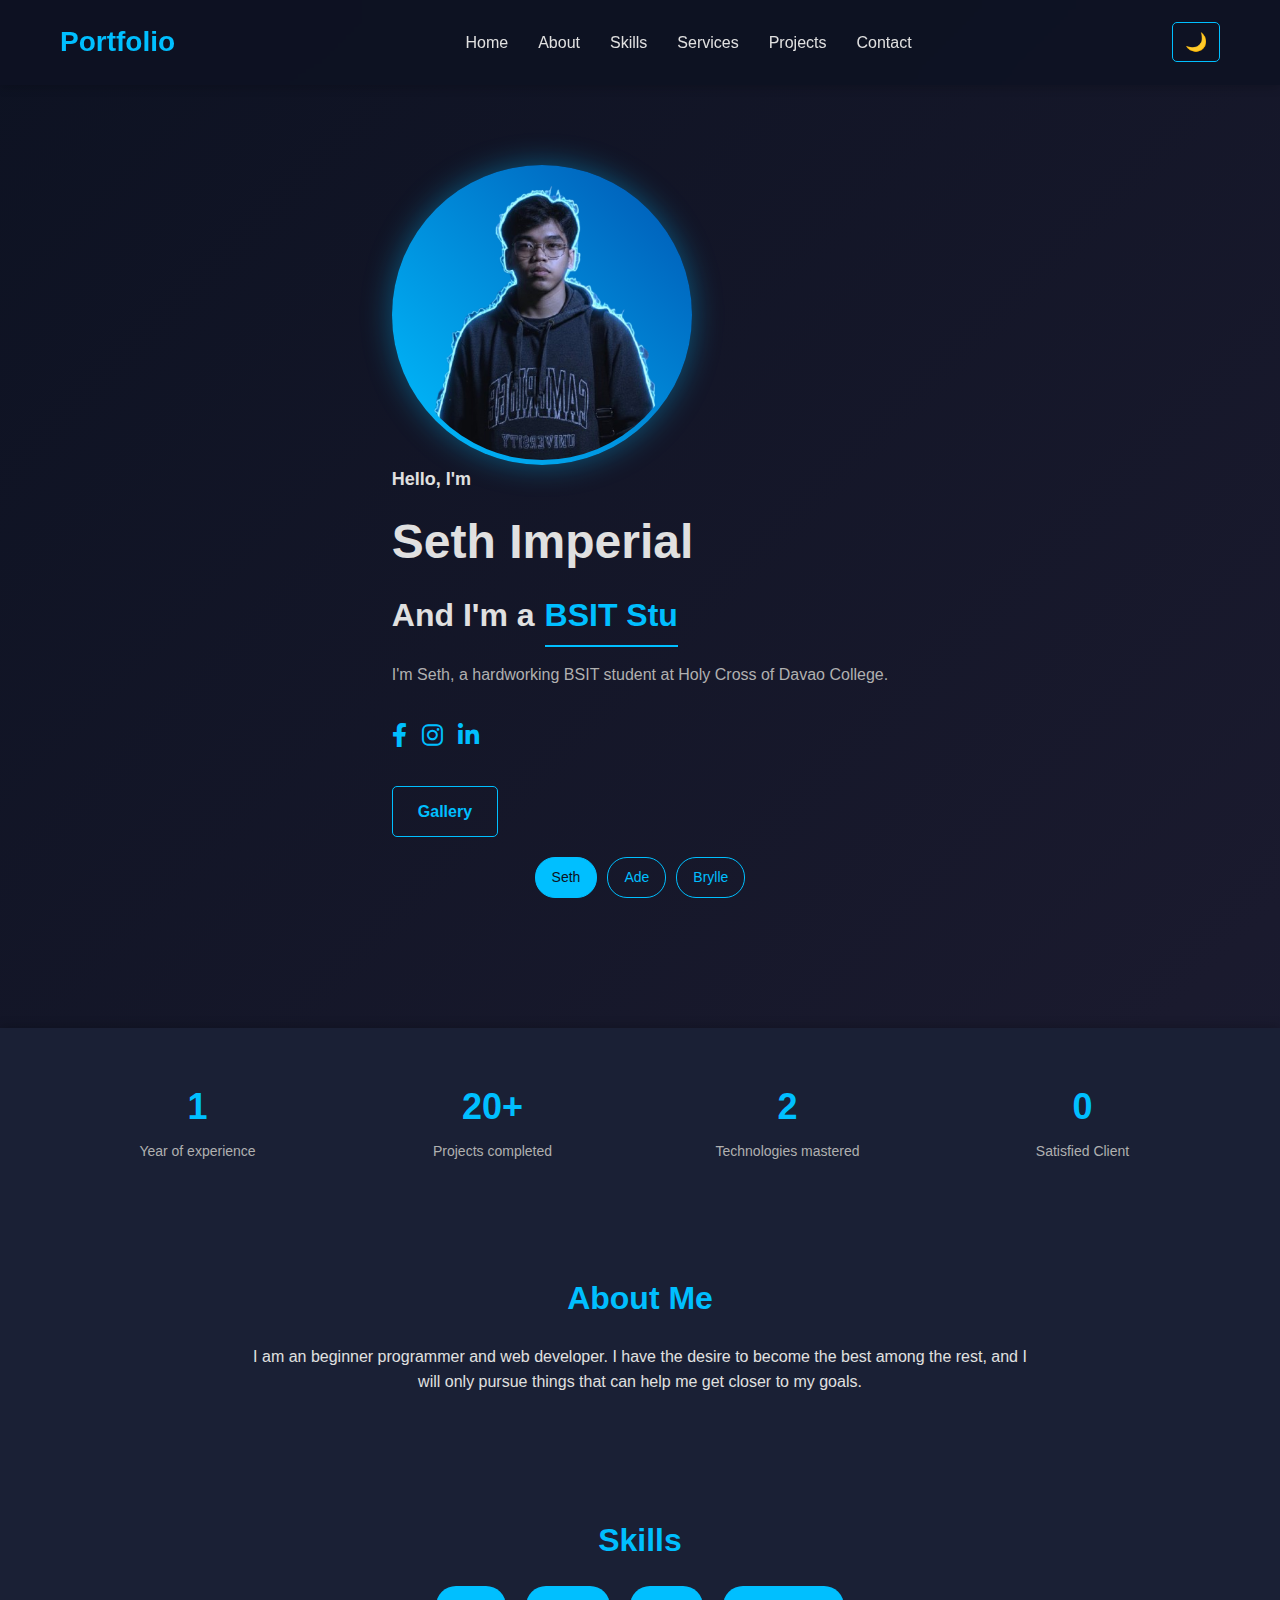
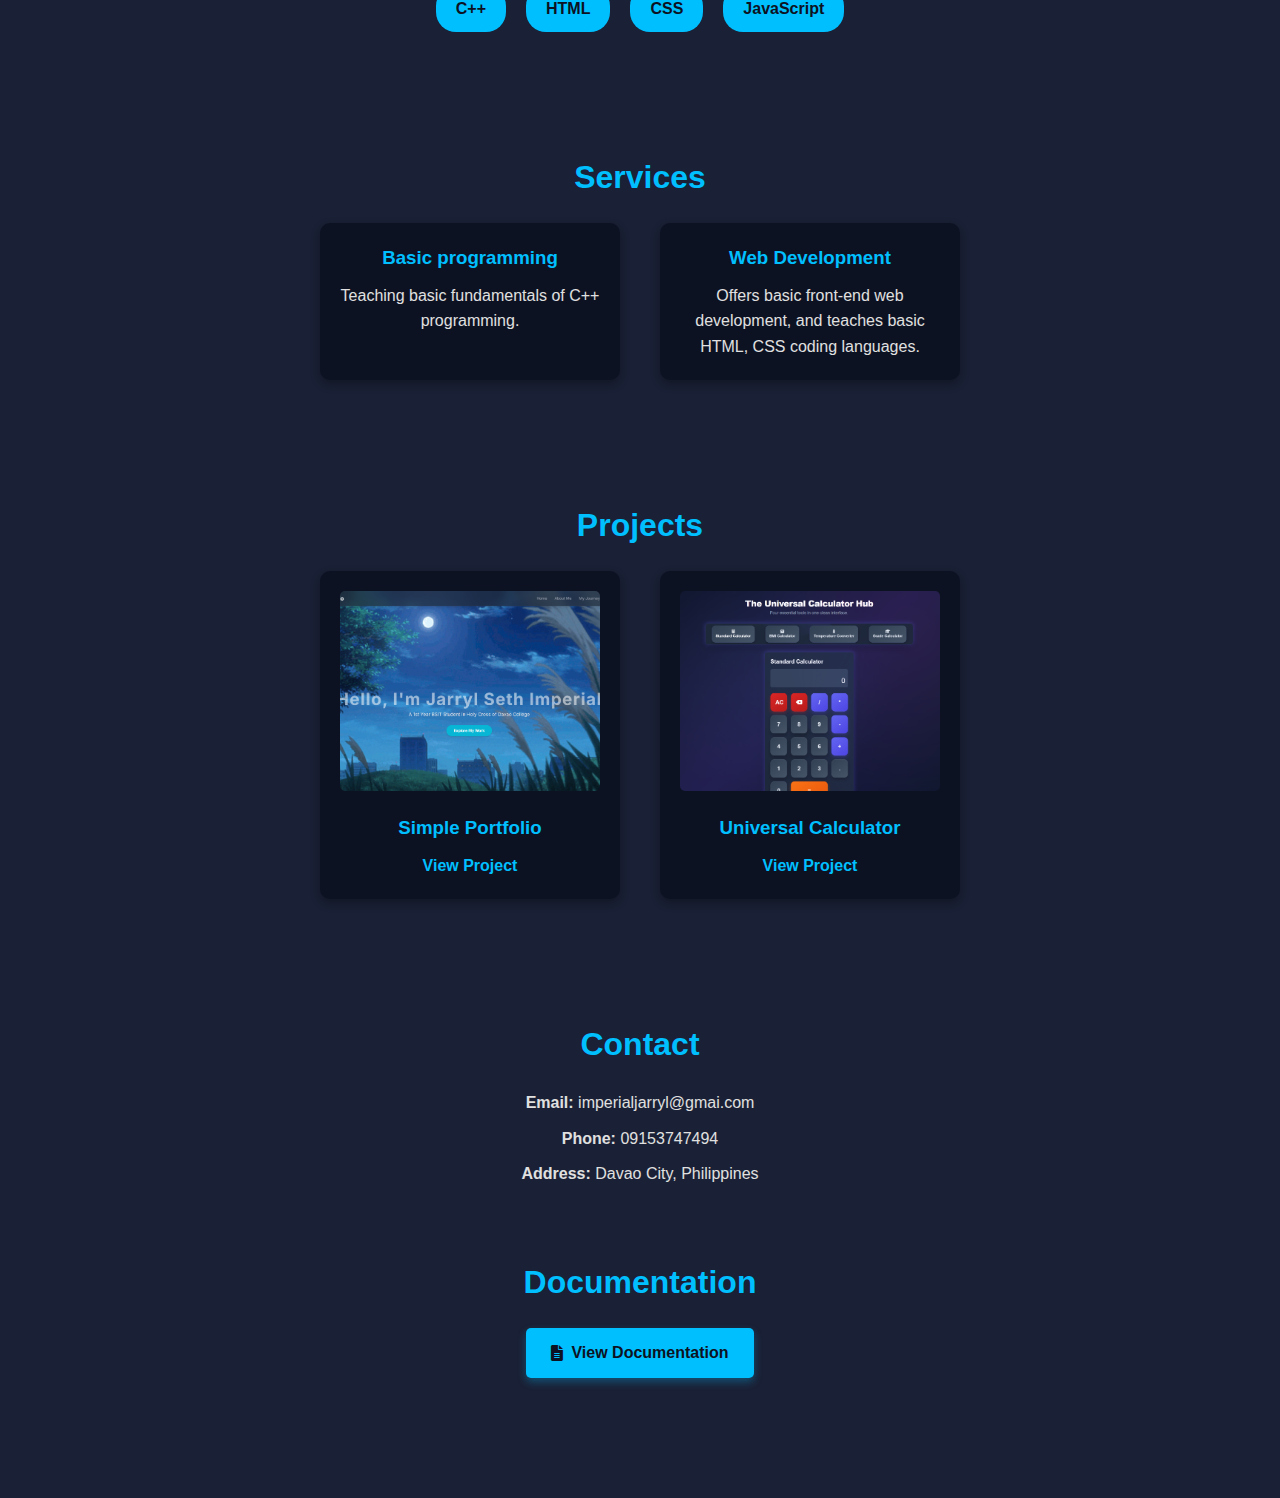
<file: index.html>
<!DOCTYPE html>
<html lang="en">
<head>
    <meta charset="UTF-8">
    <meta name="viewport" content="width=device-width, initial-scale=1.0">
    <title>Seth's Portfolio</title>
    <link rel="stylesheet" href="style.css">
    <link rel="stylesheet" href="https://cdnjs.cloudflare.com/ajax/libs/font-awesome/6.0.0-beta3/css/all.min.css">
</head>
<body>
    <header class="navbar">
        <div class="container">
            <div class="logo">Portfolio</div>
            <nav>
                <ul>
                    <li><a href="#hero">Home</a></li>
                    <li><a href="#about">About</a></li>
                    <li><a href="#skills">Skills</a></li>
                    <li><a href="#services">Services</a></li>
                    <li><a href="#portfolio">Projects</a></li>
                    <li><a href="#contact">Contact</a></li>
                </ul>
            </nav>
            <div class="nav-buttons">
                <button class="theme-toggle">🌙</button>
            </div>
        </div>
    </header>

    <section id="hero" class="hero-section">
        <div class="container">
            <div class="hero-content">
                <div class="hero-image-wrapper">
                    <img src="static/jarryl2.png" alt="Adellyn" class="profile-image" id="profile-image">
                </div>
                <div class="hero-text">
                    <p style="font-weight: bolder;">Hello, I'm</p>
                    <h1 id="member-name">Seth Imperial</h1>
                    <h2>And I'm a <span class="typing-animation" id="member-role">BSIT Student</span></h2>
                    <p class="description" id="member-description">I'm Seth, a hardworking BSIT student at Holy Cross of Davao College.</p>
                    <div class="social-links">
                        <a href="https://www.facebook.com/jarrylseth.imperial.14" id="facebook-link"><i class="fab fa-facebook-f"></i></a>
                        <a href="https://www.instagram.com/cnukaba.j/" id="instagram-link"><i class="fab fa-instagram"></i></a>
                        <a href="https://github.com/ElooF" id="github-link"><i class="fab fa-linkedin-in"></i></a>
                    </div>
                    <div class="hero-buttons">
                        <a href="sgallery.html" class="btn secondary-btn">Gallery</a>
                    </div>
                    <div class="member-switch-buttons">
                        <button class="member-btn active" data-member="Seth">Seth</button>
                        <a href="ade.html" class="member-btn">Ade</a>
                        <a href="brylle.html" class="member-btn">Brylle</a>
                    </div>
                </div>
            </div>
        </div>
    </section>

    <section id="stats" class="stats-section">
        <div class="container">
            <div class="stat-item">
                <h3 id="stat-experience">1</h3>
                <p>Year of experience</p>
            </div>
            <div class="stat-item">
                <h3 id="stat-projects">20+</h3>
                <p>Projects completed</p>
            </div>
            <div class="stat-item">
                <h3 id="stat-technologies">2</h3>
                <p>Technologies mastered</p>
            </div>
            <div class="stat-item">
                <h3 id="stat-clients">0</h3>
                <p>Satisfied Client</p>
            </div>
        </div>
    </section>

    <section id="about" class="about-section">
        <div class="container">
            <h2>About Me</h2>
            <p>I am an beginner programmer and web developer. I have the desire to become the best among the rest, and I will only pursue things that can help me get closer to my goals.</p>
        </div>
    </section>

    <section id="skills" class="skills-section">
        <div class="container">
            <h2>Skills</h2>
            <ul>
                <li>C++</li>
                <li>HTML</li>
                <li>CSS</li>
                <li>JavaScript</li>
            </ul>
        </div>
    </section>

    <section id="services" class="services-section">
        <div class="container">
            <h2>Services</h2>
            <div class="services-container">
                <div class="service-item">
                    <h3>Basic programming</h3>
                    <p>Teaching basic fundamentals of C++ programming.</p>
                </div>
                <div class="service-item">
                    <h3>Web Development</h3>
                    <p>Offers basic front-end web development, and teaches basic HTML, CSS coding languages.</p>
                </div>
            </div>
        </div>
    </section>

    <section id="portfolio" class="portfolio-section">
        <div class="container">
            <h2>Projects</h2>
            <div class="portfolio-container">
                <div class="portfolio-item">
                    <img src="static/jarryl.png" alt="Portfolio">
                    <h3>Simple Portfolio</h3>
                    <a href="https://eloof.github.io/Portfolio/">View Project</a>
                </div>
                <div class="portfolio-item">
                    <img src="static/jarryl1.png" alt="Portfolio">
                    <h3>Universal Calculator</h3>
                    <a href="https://eloof.github.io/Universal_Calc/">View Project</a>
                </div>
            </div>
        </div>
    </section>

    <section id="contact" class="contact-section">
        <div class="container">
            <h2>Contact</h2>
            <div class="contact-info">
                <p><strong>Email:</strong> imperialjarryl@gmai.com </p>
                <p><strong>Phone:</strong> 09153747494 </p>
                <p><strong>Address:</strong> Davao City, Philippines</p>
            </div>
        </div>

        <section id="Documentation" class="documentation-section">
        <div class="container">
            <h2>Documentation</h2>
            <div class="documentation-container">
                <div class="documentation-item">
                    <a href="docu.html" class="btn"><i class="fas fa-file-alt"></i> View Documentation</a>
                </div>
            </div>
        </div>
    </section>
</section>

    <script src="script.js"></script>
</body>
</html>
</file>
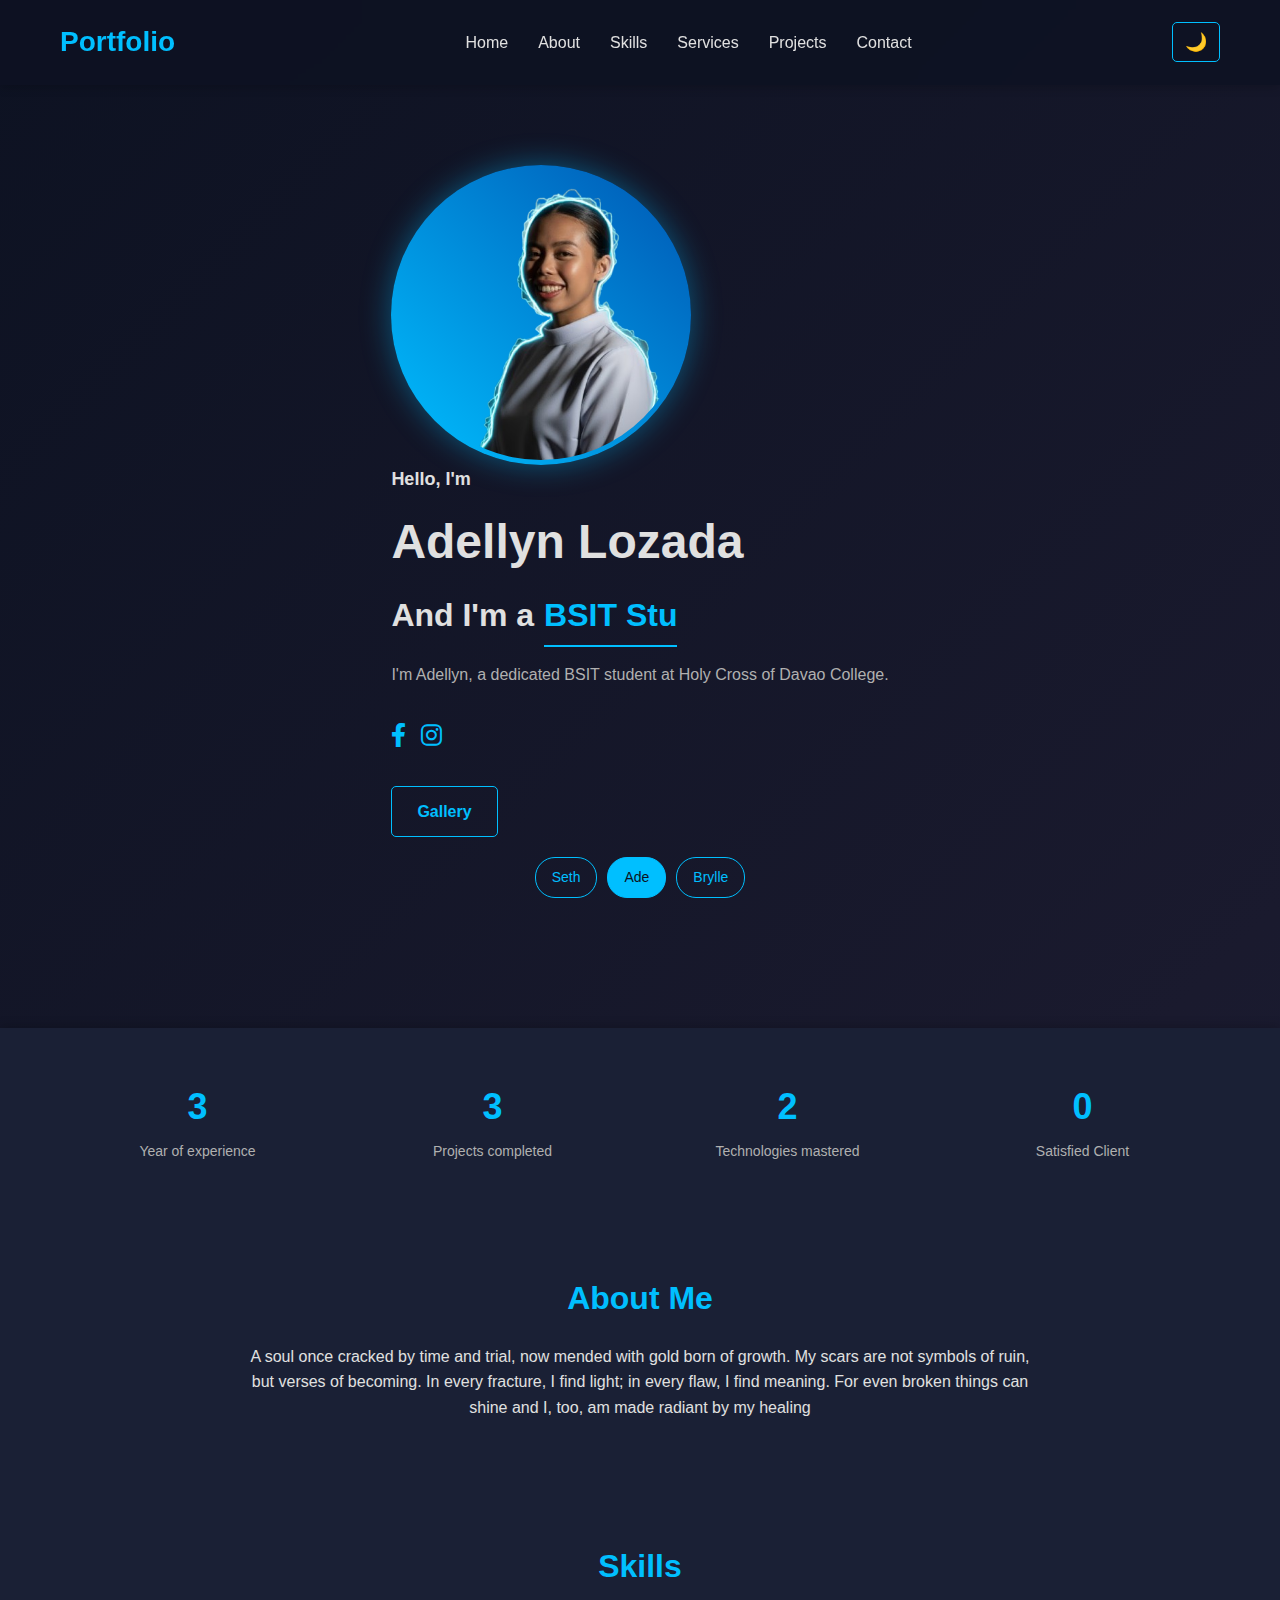
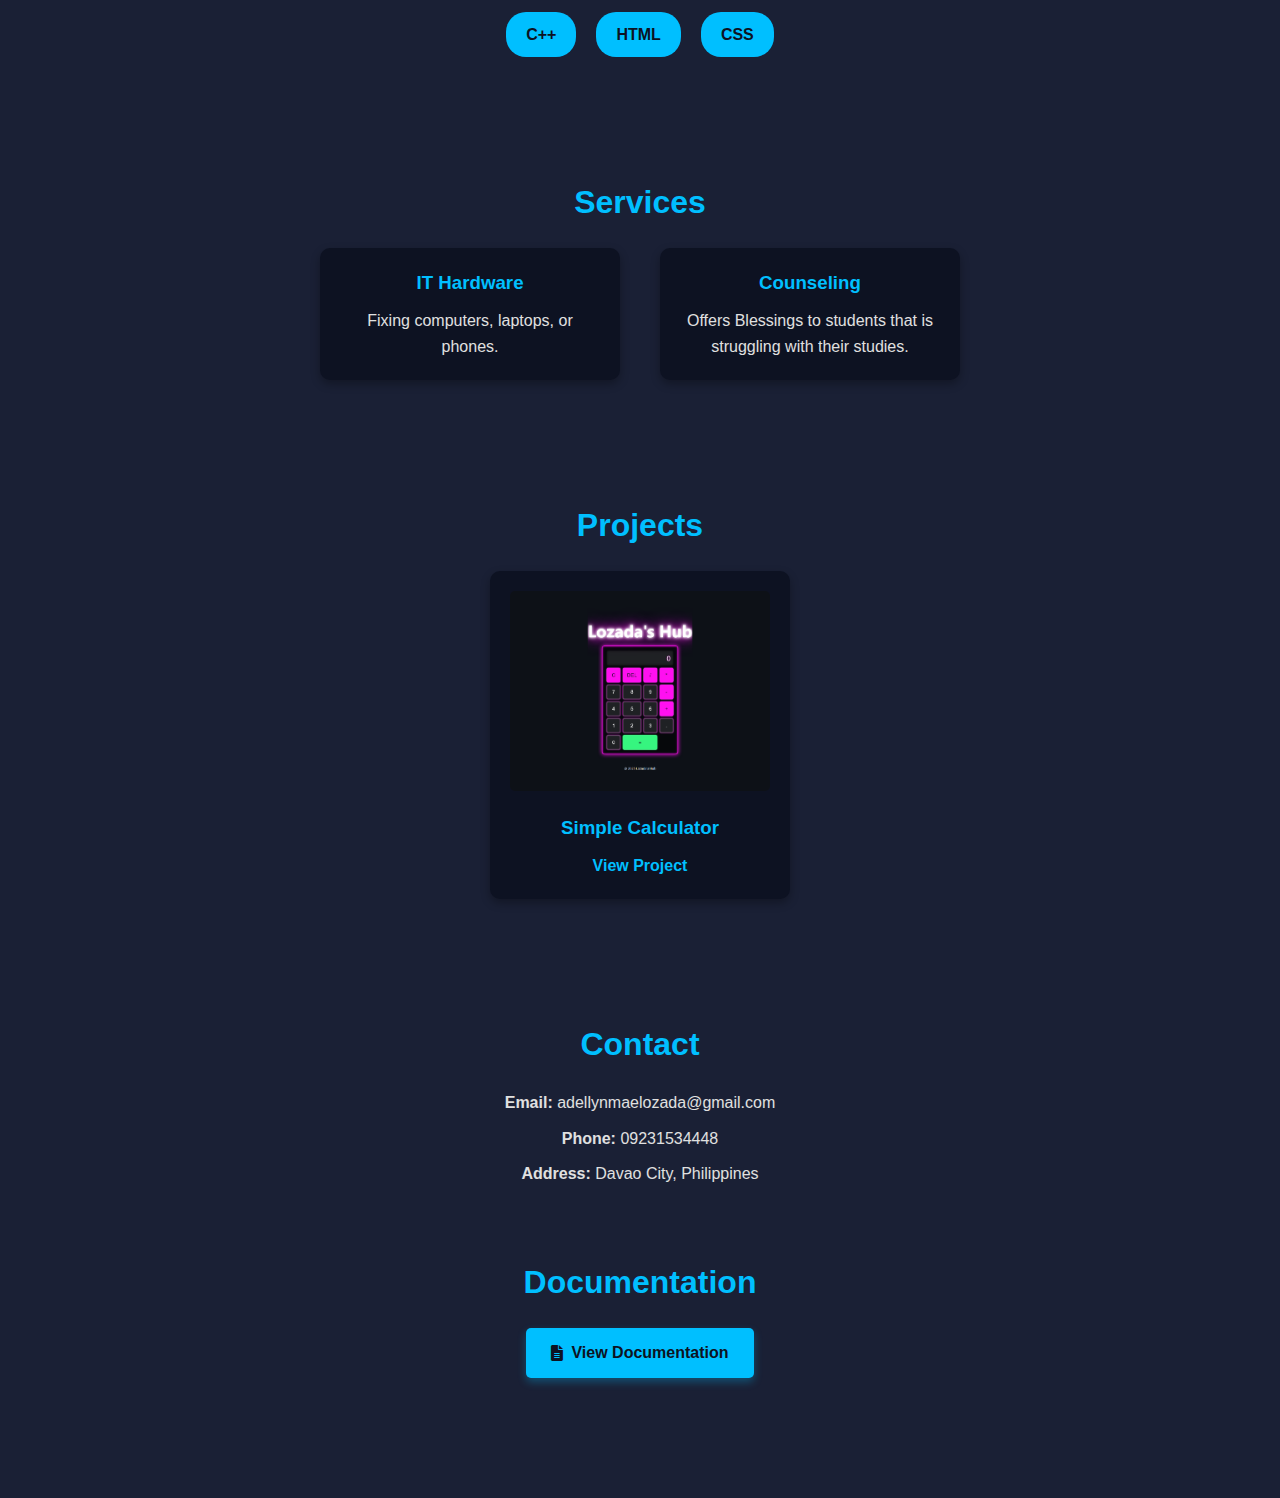
<file: ade.html>
<!DOCTYPE html>
<html lang="en">
<head>
    <meta charset="UTF-8">
    <meta name="viewport" content="width=device-width, initial-scale=1.0">
    <title>Ade's Portfolio</title>
    <link rel="stylesheet" href="style.css">
    <link rel="stylesheet" href="https://cdnjs.cloudflare.com/ajax/libs/font-awesome/6.0.0-beta3/css/all.min.css">
</head>
<body>
    <header class="navbar">
        <div class="container">
            <div class="logo">Portfolio</div>
            <nav>
                <ul>
                    <li><a href="#hero">Home</a></li>
                    <li><a href="#about">About</a></li>
                    <li><a href="#skills">Skills</a></li>
                    <li><a href="#services">Services</a></li>
                    <li><a href="#portfolio">Projects</a></li>
                    <li><a href="#contact">Contact</a></li>
                </ul>
            </nav>
            <div class="nav-buttons">
                <button class="theme-toggle">🌙</button>
            </div>
        </div>
    </header>

    <section id="hero" class="hero-section">
        <div class="container">
            <div class="hero-content">
                <div class="hero-image-wrapper">
                    <img src="static/ade1.png" alt="Adellyn" class="profile-image" id="profile-image">
                </div>
                <div class="hero-text">
                    <p style="font-weight: bolder;">Hello, I'm</p>
                    <h1 id="member-name">Adellyn Lozada</h1>
                    <h2>And I'm a <span class="typing-animation" id="member-role">BSIT Student</span></h2>
                    <p class="description" id="member-description">I'm Adellyn, a dedicated BSIT student at Holy Cross of Davao College.</p>
                    <div class="social-links">
                        <a href="https://www.facebook.com/adellyn.lozada" id="facebook-link"><i class="fab fa-facebook-f"></i></a>
                        <a href="https://www.instagram.com/ading_de/" id="instagram-link"><i class="fab fa-instagram"></i></a>
                    </div>
                    <div class="hero-buttons">
                        <a href="agallery.html" class="btn secondary-btn">Gallery</a>
                    </div>
                    <div class="member-switch-buttons">
                        <a href="index.html" class="member-btn">Seth</a>
                        <button class="member-btn active" data-member="adellyn">Ade</button>
                        <a href="brylle.html" class="member-btn">Brylle</a>
                    </div>
                </div>
            </div>
        </div>
    </section>

    <section id="stats" class="stats-section">
        <div class="container">
            <div class="stat-item">
                <h3 id="stat-experience">3</h3>
                <p>Year of experience</p>
            </div>
            <div class="stat-item">
                <h3 id="stat-projects">3</h3>
                <p>Projects completed</p>
            </div>
            <div class="stat-item">
                <h3 id="stat-technologies">2</h3>
                <p>Technologies mastered</p>
            </div>
            <div class="stat-item">
                <h3 id="stat-clients">0</h3>
                <p>Satisfied Client</p>
            </div>
        </div>
    </section>

    <section id="about" class="about-section">
        <div class="container">
            <h2>About Me</h2>
            <p>A soul once cracked by time and trial, now mended with gold born of growth. My scars are not symbols of ruin, but verses of becoming. In every fracture, I find light; in every flaw, I find meaning. For even broken things can shine and I, too, am made radiant by my healing</p>
        </div>
    </section>

    <section id="skills" class="skills-section">
        <div class="container">
            <h2>Skills</h2>
            <ul>
                <li>C++</li>
                <li>HTML</li>
                <li>CSS</li>
            </ul>
        </div>
    </section>

    <section id="services" class="services-section">
        <div class="container">
            <h2>Services</h2>
            <div class="services-container">
                <div class="service-item">
                    <h3>IT Hardware</h3>
                    <p>Fixing computers, laptops, or phones.</p>
                </div>
                <div class="service-item">
                    <h3>Counseling</h3>
                    <p>Offers Blessings to students that is struggling with their studies.</p>
                </div>
            </div>
        </div>
    </section>

    <section id="portfolio" class="portfolio-section">
        <div class="container">
            <h2>Projects</h2>
            <div class="portfolio-container">
                <div class="portfolio-item">
                    <img src="static/ade.png" alt="API Project">
                    <h3>Simple Calculator</h3>
                    <a href="https://github.com/adellynmaelozada-prog/halkdoh">View Project</a>
                </div>
            </div>
        </div>
    </section>

    <section id="contact" class="contact-section">
        <div class="container">
            <h2>Contact</h2>
            <div class="contact-info">
                <p><strong>Email:</strong> adellynmaelozada@gmail.com </p>
                <p><strong>Phone:</strong> 09231534448 </p>
                <p><strong>Address:</strong> Davao City, Philippines</p>
            </div>
        </div>

        <section id="Documentation" class="documentation-section">
        <div class="container">
            <h2>Documentation</h2>
            <div class="documentation-container">
                <div class="documentation-item">
                    <a href="docu.html" class="btn"><i class="fas fa-file-alt"></i> View Documentation</a>
                </div>
            </div>
        </div>
    </section>
</section>

    <script src="script.js"></script>
</body>
</html>
</file>
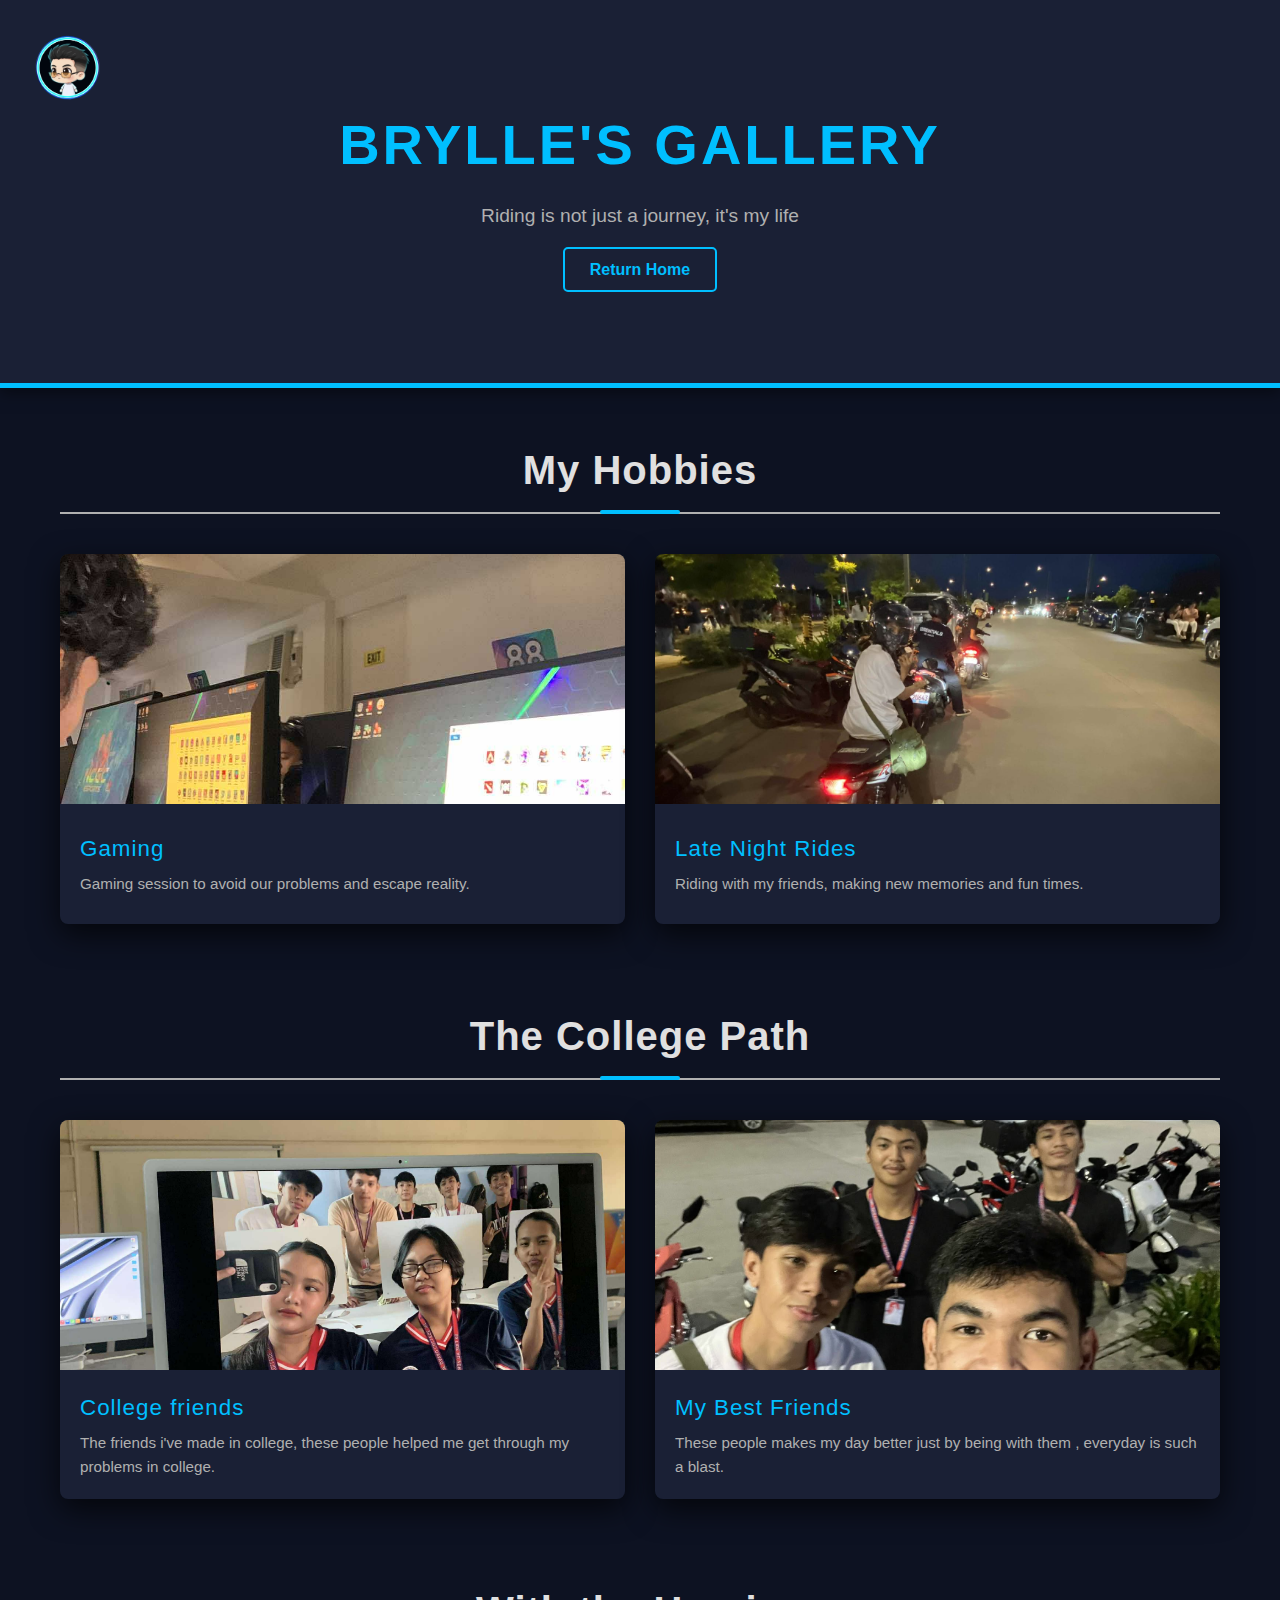
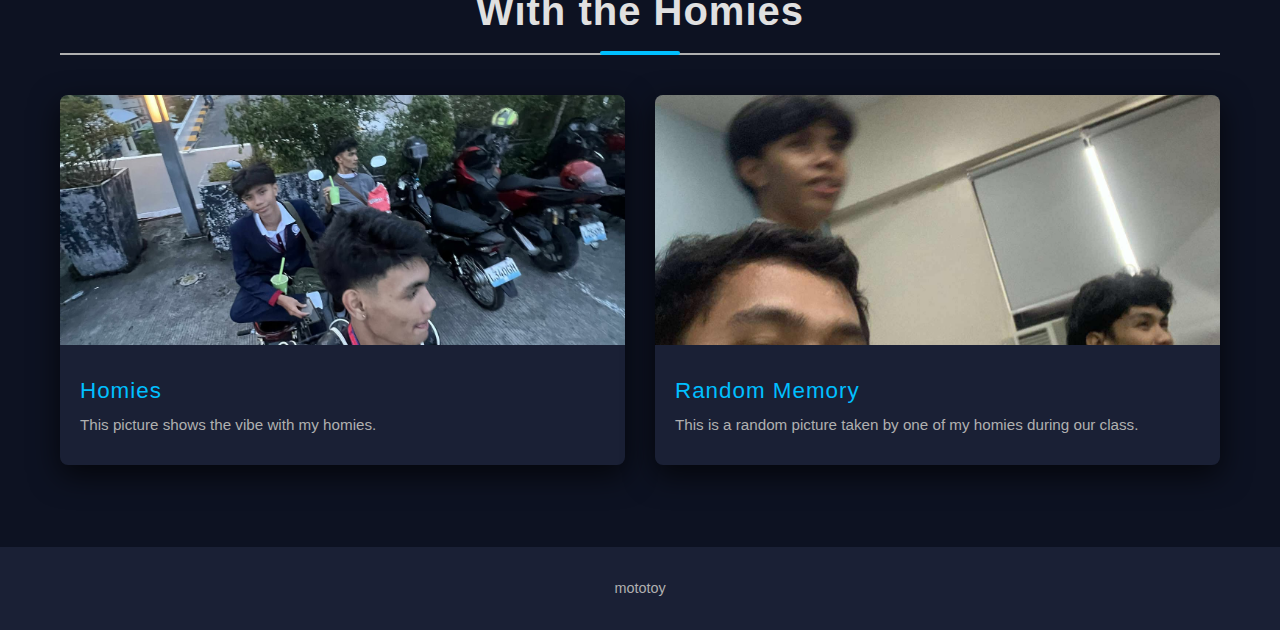
<file: bgallery.html>
<!DOCTYPE html>
<html lang="en">
<head>
    <meta charset="UTF-8">
    <meta name="viewport" content="width=device-width, initial-scale=1.0">
    <title>Brylle's Gallery</title>
    <link rel="stylesheet" href="gallery.css">
    <link href="https://fonts.googleapis.com/css2?family=Roboto:wght@300;400;700&family=Oswald:wght=500&display=swap" rel="stylesheet">
    <link rel="stylesheet" href="https://cdnjs.cloudflare.com/ajax/libs/font-awesome/6.0.0-beta3/css/all.min.css">
</head>
<body>
    <header class="hero">
        <a href="brybry.html"><img src="static/logo2.png" alt="Logo" class="logo"></a>
        <div class="hero-content">
            <h1>Brylle's Gallery</h1>
            <p>Riding is not just a journey, it's my life</p><br>
        </div>
        <div class="navbar">
            <nav>
                <a href="brylle.html" class="btn">Return Home</a>
            </nav>
        </div>
    </header>

    <main class="gallery-container">
        
        <section class="gallery-section">
            <h2 class="section-title">My Hobbies</h2>
            
            <div class="gallery-grid">
                
                <div class="gallery-item" onclick="openModal('static/4.jpg', 'Gaming session with my crew. Immersed in virtual worlds and epic quests.')">
                    <img src="static/4.jpg" alt="Gaming" class="gallery-image">
                    <div class="description-box">
                        <p class="description-title">Gaming</p>
                        <p class="description-text">Gaming session to avoid our problems and escape reality.</p>
                    </div>
                </div>

                <div class="gallery-item" onclick="openModal('static/2.jpg', 'Late night riding with my friends is always an adventure.')">
                    <img src="static/2.jpg" alt="Rides" class="gallery-image">
                    <div class="description-box">
                        <p class="description-title">Late Night Rides</p>
                        <p class="description-text">Riding with my friends, making new memories and fun times.</p>
                    </div>
                </div>
                
                </div>
        </section>

        <section class="gallery-section">
            <h2 class="section-title">The College Path</h2>
            
            <div class="gallery-grid">
                
                <div class="gallery-item" onclick="openModal('static/3.jpg', 'The friends that helped me through college.')">
                    <img src="static/3.jpg" alt="College friends" class="gallery-image">
                    <div class="description-box">
                        <p class="description-title">College friends</p>
                        <p class="description-text">The friends i've made in college, these people helped me get through my problems in college.    </p>
                    </div>
                </div>

                <div class="gallery-item" onclick="openModal('static/5.jpg', 'These people makes my day better just by being with them , everyday is such a blast.')">
                    <img src="static/5.jpg" alt="Homies2" class="gallery-image">
                    <div class="description-box">
                        <p class="description-title">My Best Friends</p>
                        <p class="description-text">These people makes my day better just by being with them , everyday is such a blast.</p>
                    </div>
                </div>
                
                </div>
        </section>

        <section class="gallery-section">
            <h2 class="section-title">With the Homies</h2>
            
            <div class="gallery-grid">

                <div class="gallery-item" onclick="openModal('static/1.jpg', '0.5 with the homies.')">
                    <img src="static/1.jpg" alt="Homies" class="gallery-image">
                    <div class="description-box">
                        <p class="description-title">Homies</p>
                        <p class="description-text">This picture shows the vibe with my homies.</p>
                    </div>
                </div>

                <div class="gallery-item" onclick="openModal('static/6.jpg', 'Random captured moment during our class.')">
                    <img src="static/6.jpg" alt="Rand" class="gallery-image">
                    <div class="description-box">
                        <p class="description-title">Random Memory</p>
                        <p class="description-text">This is a random picture taken by one of my homies during our class.</p>
                    </div>
                </div>
                
                </div>
        </section>

    </main>
    
    <div id="myModal" class="modal">
        <span class="close-btn" onclick="closeModal()">&times;</span>
        <img class="modal-content" id="modalImage">
        <div id="caption" class="modal-caption"></div>
    </div>
    
    <footer>
        <p>mototoy</p>
    </footer>

    <script src="gallery.js"></script>
</body>
</html>
</file>
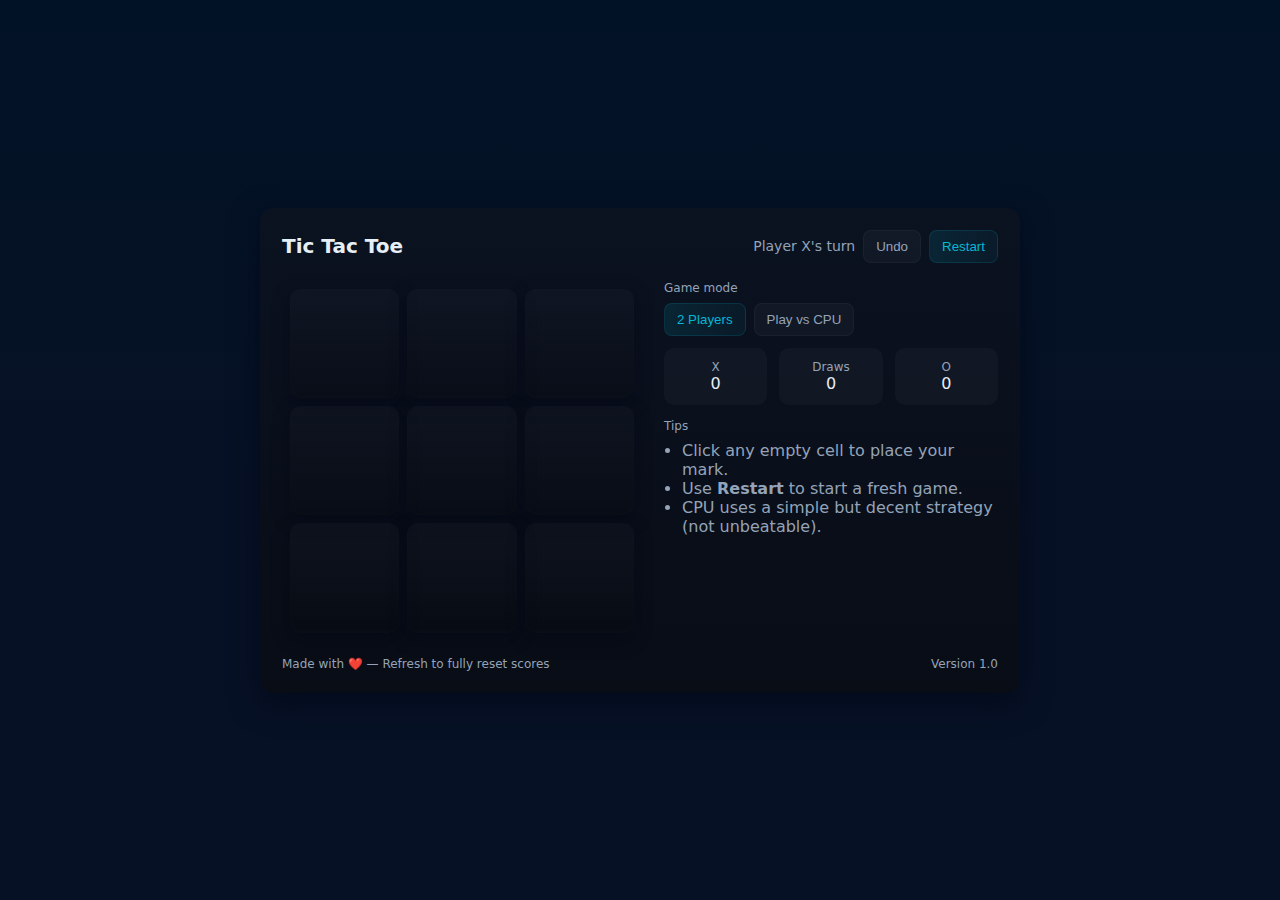
<file: brybry.html>
<!doctype html>
<html lang="en">
<head>
  <meta charset="utf-8" />
  <meta name="viewport" content="width=device-width, initial-scale=1" />
  <title>Tic Tac Toe</title>
  <style>
    :root{
      --bg:#0f1724; --card:#0b1220; --accent:#06b6d4; --muted:#94a3b8; --win:#16a34a;
      --glass: rgba(255,255,255,0.03);
      font-family: Inter, system-ui, -apple-system, 'Segoe UI', Roboto, 'Helvetica Neue', Arial;
    }
    *{box-sizing:border-box}
    html,body{height:100%}
    body{
      margin:0; background:linear-gradient(180deg,#021226 0%, #071125 60%); color:#e6eef6; display:flex; align-items:center; justify-content:center; padding:32px;
    }
    .card{
      width:min(760px, 96vw); background:linear-gradient(180deg,var(--card), rgba(8,12,20,0.9)); border-radius:14px; padding:22px; box-shadow:0 10px 30px rgba(2,6,23,0.6);
    }
    header{display:flex; align-items:center; justify-content:space-between; gap:12px}
    h1{font-size:20px; margin:0}
    .controls{display:flex; gap:8px; align-items:center}
    button{background:var(--glass); border:1px solid rgba(255,255,255,0.04); color:var(--muted); padding:8px 12px; border-radius:8px; cursor:pointer}
    button.primary{background:linear-gradient(90deg, rgba(6,182,212,0.12), rgba(6,182,212,0.06)); color:var(--accent); border-color:rgba(6,182,212,0.15)}
    .main{
      display:flex; gap:22px; margin-top:18px; align-items:flex-start; flex-wrap:wrap;
    }
    .board{
      width:360px; height:360px; display:grid; grid-template-columns:repeat(3,1fr); gap:8px; background:transparent; padding:8px;
    }
    .cell{
      background:linear-gradient(180deg, rgba(255,255,255,0.02), rgba(0,0,0,0.15)); border-radius:10px; display:flex; align-items:center; justify-content:center; font-size:64px; font-weight:700; color:#e6eef6; cursor:pointer; user-select:none; transition:transform .12s ease, box-shadow .12s ease;
      box-shadow: 0 6px 18px rgba(2,6,23,0.45), inset 0 -2px 6px rgba(255,255,255,0.02);
    }
    .cell:hover{transform:translateY(-4px)}
    .cell.disabled{cursor:default; opacity:0.9}
    .status{font-size:14px; color:var(--muted)}
    .panel{flex:1; min-width:200px}
    .score{display:flex; gap:12px; margin-top:12px}
    .score .box{background:rgba(255,255,255,0.03); padding:12px; border-radius:10px; text-align:center; flex:1}
    .small{font-size:12px;color:var(--muted)}
    .winner{color:var(--win); font-weight:700}
    footer{margin-top:16px; display:flex; justify-content:space-between; align-items:center}
    .highlight{background:linear-gradient(90deg, rgba(22,163,74,0.12), rgba(6,182,212,0.06)); border:1px solid rgba(22,163,74,0.12)}
    /* responsive */
    @media (max-width:720px){
      .main{flex-direction:column; align-items:center}
      .board{width:92vw; height:92vw}
    }
  </style>
</head>
<body>
  <div class="card">
    <header>
      <h1>Tic Tac Toe</h1>
      <div class="controls">
        <div class="status" id="status">Player X's turn</div>
        <button id="undoBtn">Undo</button>
        <button id="resetBtn" class="primary">Restart</button>
      </div>
    </header>

    <div class="main">
      <div class="board" id="board">
        <!-- 9 cells created by JS -->
      </div>

      <aside class="panel">
        <div class="small">Game mode</div>
        <div style="margin-top:8px; display:flex; gap:8px">
          <button id="pvpBtn" class="primary" aria-pressed="true">2 Players</button>
          <button id="cpuBtn">Play vs CPU</button>
        </div>

        <div class="score">
          <div class="box">
            <div class="small">X</div>
            <div id="scoreX">0</div>
          </div>
          <div class="box">
            <div class="small">Draws</div>
            <div id="scoreD">0</div>
          </div>
          <div class="box">
            <div class="small">O</div>
            <div id="scoreO">0</div>
          </div>
        </div>

        <div style="margin-top:14px" class="small">Tips</div>
        <ul style="margin-top:8px;color:var(--muted);padding-left:18px">
          <li>Click any empty cell to place your mark.</li>
          <li>Use <strong>Restart</strong> to start a fresh game.</li>
          <li>CPU uses a simple but decent strategy (not unbeatable).</li>
        </ul>
      </aside>
    </div>

    <footer>
      <div class="small">Made with ❤️ — Refresh to fully reset scores</div>
      <div class="small">Version 1.0</div>
    </footer>
  </div>

  <script>
    // Board state: array of 9 strings: '', 'X', or 'O'
    const boardEl = document.getElementById('board');
    const statusEl = document.getElementById('status');
    const resetBtn = document.getElementById('resetBtn');
    const undoBtn = document.getElementById('undoBtn');
    const pvpBtn = document.getElementById('pvpBtn');
    const cpuBtn = document.getElementById('cpuBtn');
    const scoreX = document.getElementById('scoreX');
    const scoreO = document.getElementById('scoreO');
    const scoreD = document.getElementById('scoreD');

    let board = Array(9).fill('');
    let current = 'X';
    let isGameOver = false;
    let winnerCombo = null;
    let history = [];
    let scores = { X:0, O:0, D:0 };
    let vsCpu = false;

    const wins = [
      [0,1,2],[3,4,5],[6,7,8], // rows
      [0,3,6],[1,4,7],[2,5,8], // cols
      [0,4,8],[2,4,6] // diags
    ];

    function renderBoard(){
      boardEl.innerHTML = '';
      board.forEach((val, i) => {
        const btn = document.createElement('div');
        btn.className = 'cell' + (val ? ' disabled' : '');
        btn.dataset.index = i;
        btn.innerHTML = val;
        if(winnerCombo && winnerCombo.includes(i)) btn.classList.add('highlight');
        btn.addEventListener('click', onCellClick);
        boardEl.appendChild(btn);
      });
    }

    function onCellClick(e){
      const i = Number(e.currentTarget.dataset.index);
      if(isGameOver || board[i] ) return;
      makeMove(i, current);

      if(vsCpu && !isGameOver){
        // small delay for CPU
        setTimeout(() => {
          const cpuMove = pickCpuMove();
          if(cpuMove !== null) makeMove(cpuMove, 'O');
        }, 300);
      }
    }

    function makeMove(i, player){
      history.push({board: [...board], current, isGameOver});
      board[i] = player;
      checkGame();
      current = (player === 'X') ? 'O' : 'X';
      renderBoard();
      updateStatus();
    }

    function checkGame(){
      winnerCombo = null;
      for(const combo of wins){
        const [a,b,c] = combo;
        if(board[a] && board[a] === board[b] && board[a] === board[c]){
          isGameOver = true;
          winnerCombo = combo;
          const winPlayer = board[a];
          statusEl.innerHTML = `Player <span class="winner">${winPlayer}</span> wins!`;
          scores[winPlayer]++;
          updateScores();
          return;
        }
      }
      if(board.every(cell => cell)){
        isGameOver = true;
        scores.D++;
        updateScores();
        statusEl.textContent = 'Draw!';
      }
    }

    function updateStatus(){
      if(isGameOver) return;      
      statusEl.textContent = `Player ${current}'s turn`;
    }

    function updateScores(){
      scoreX.textContent = scores.X;
      scoreO.textContent = scores.O;
      scoreD.textContent = scores.D;
    }

    function resetGame(full=false){
      board = Array(9).fill('');
      current = 'X';
      isGameOver = false;
      winnerCombo = null;
      history = [];
      renderBoard();
      updateStatus();
      if(full){ scores = {X:0,O:0,D:0}; updateScores(); }
    }

    undoBtn.addEventListener('click', () => {
      if(history.length === 0) return;
      const last = history.pop();
      board = last.board;
      current = last.current;
      isGameOver = last.isGameOver;
      winnerCombo = null;
      renderBoard();
      updateStatus();
    });

    resetBtn.addEventListener('click', () => resetGame());

    pvpBtn.addEventListener('click', () => { vsCpu = false; pvpBtn.classList.add('primary'); cpuBtn.classList.remove('primary'); pvpBtn.setAttribute('aria-pressed','true'); cpuBtn.setAttribute('aria-pressed','false'); resetGame(); });
    cpuBtn.addEventListener('click', () => { vsCpu = true; cpuBtn.classList.add('primary'); pvpBtn.classList.remove('primary'); cpuBtn.setAttribute('aria-pressed','true'); pvpBtn.setAttribute('aria-pressed','false'); resetGame(); });

    // basic CPU: try win, block, take center, take corner, take side
    function pickCpuMove(){
      // 1: can CPU win?
      for(let i=0;i<9;i++) if(!board[i]){
        const copy = [...board]; copy[i] = 'O';
        if(isWinning(copy,'O')) return i;
      }
      // 2: can block X?
      for(let i=0;i<9;i++) if(!board[i]){
        const copy = [...board]; copy[i] = 'X';
        if(isWinning(copy,'X')) return i;
      }
      // 3: take center
      if(!board[4]) return 4;
      // 4: take any corner
      const corners = [0,2,6,8].filter(i => !board[i]);
      if(corners.length) return corners[Math.floor(Math.random()*corners.length)];
      // 5: take any side
      const sides = [1,3,5,7].filter(i=>!board[i]);
      if(sides.length) return sides[Math.floor(Math.random()*sides.length)];
      return null;
    }

    function isWinning(arr, player){
      return wins.some(combo => combo.every(i => arr[i]===player));
    }

    // initialize
    for(let i=0;i<9;i++) boardEl.appendChild(document.createElement('div'));
    resetGame(true);
    renderBoard();

    // keyboard support: digits 1-9 to play
    window.addEventListener('keydown', (e)=>{
      if(e.key >= '1' && e.key <= '9'){
        const index = Number(e.key) - 1; // 1 maps to 0
        if(!isGameOver && !board[index]) makeMove(index, current);
        if(vsCpu && !isGameOver){ setTimeout(()=>{ const cpuMove = pickCpuMove(); if(cpuMove!==null) makeMove(cpuMove,'O'); }, 250); }
      }
    });
  </script>
</body>
</html>
</file>
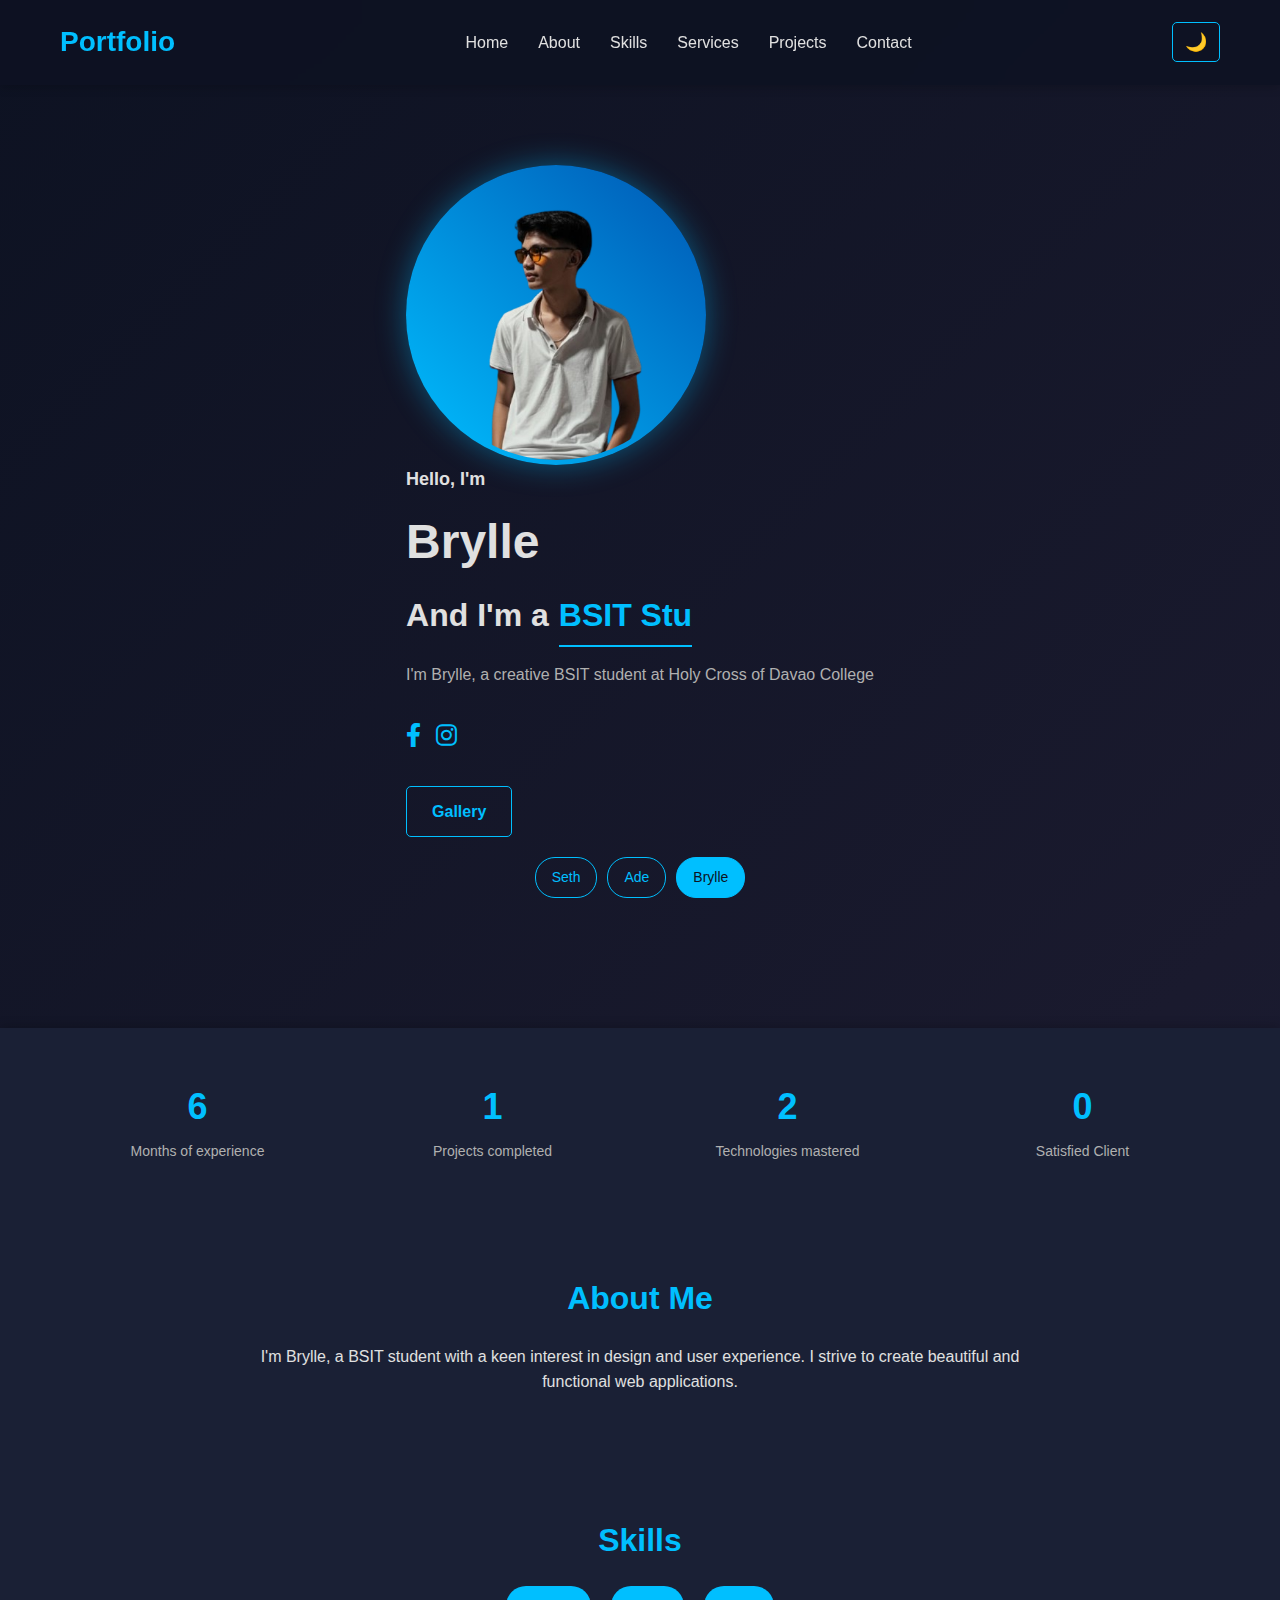
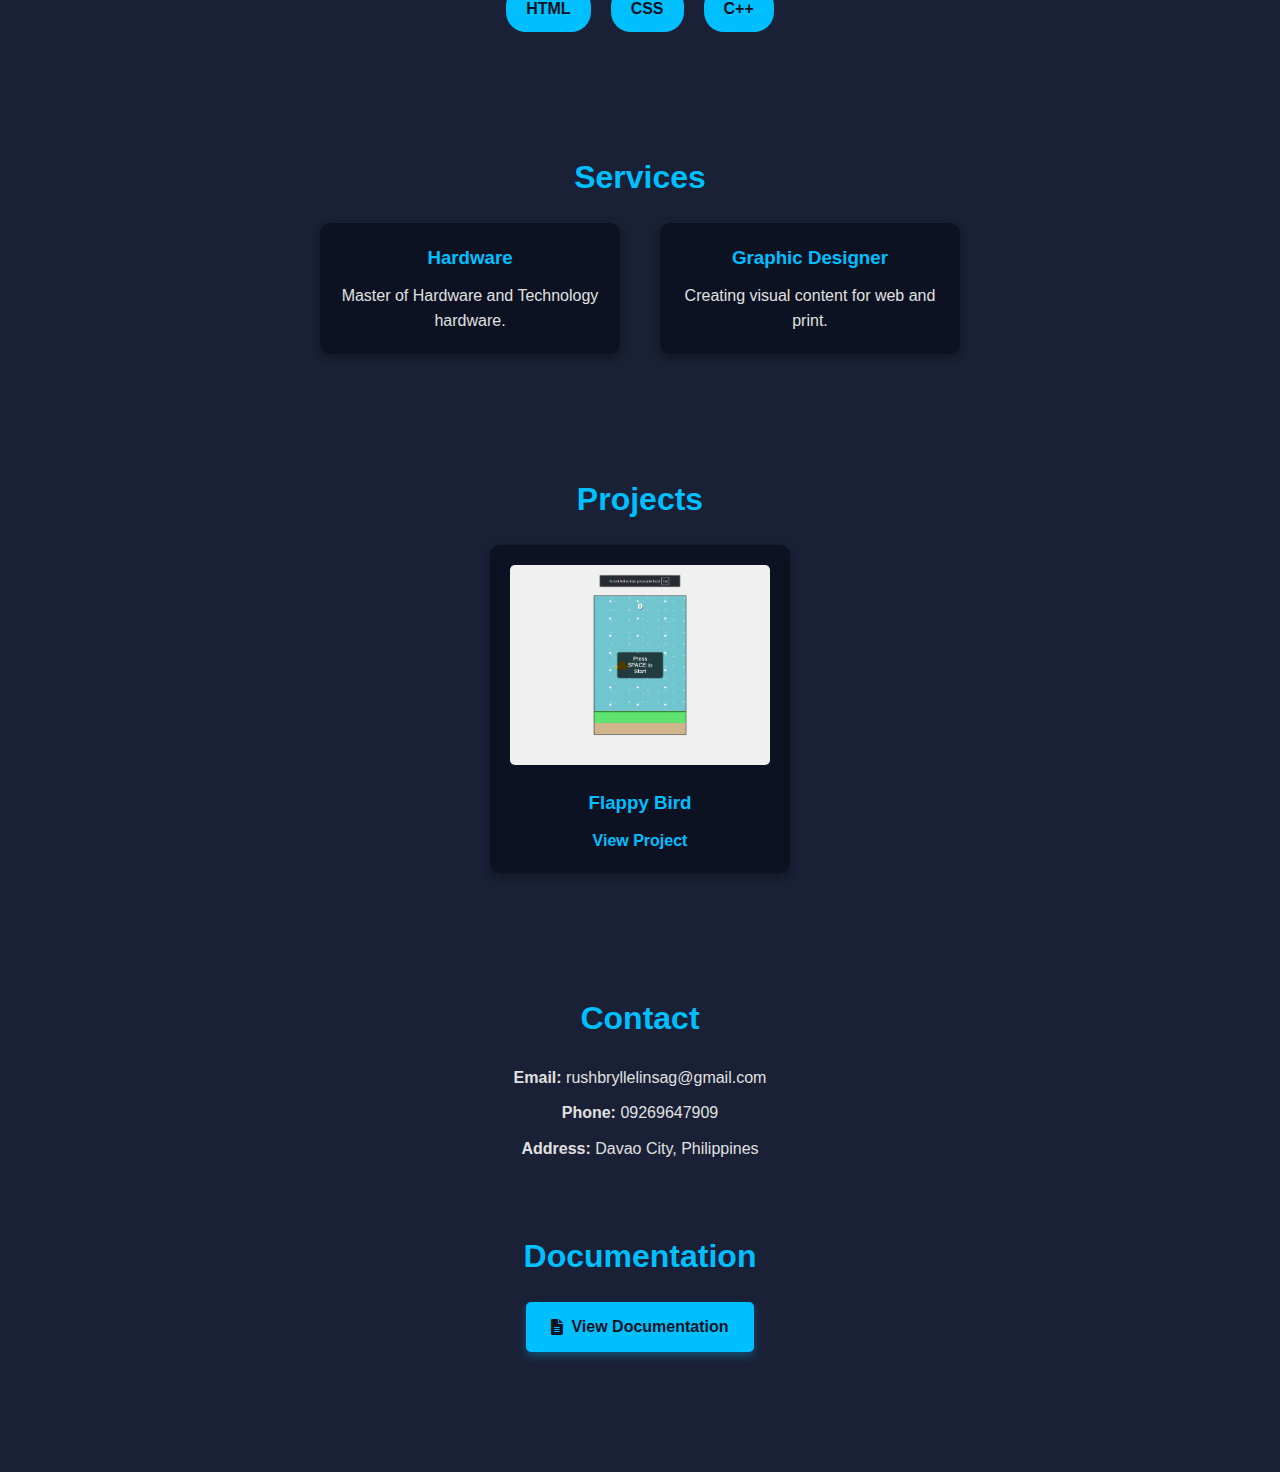
<file: brylle.html>
<!DOCTYPE html>
<html lang="en">
<head>
    <meta charset="UTF-8">
    <meta name="viewport" content="width=device-width, initial-scale=1.0">
    <title>Brylle's Portfolio</title>
    <link rel="stylesheet" href="style.css">
    <link rel="stylesheet" href="https://cdnjs.cloudflare.com/ajax/libs/font-awesome/6.0.0-beta3/css/all.min.css">
</head>
<body>
    <header class="navbar">
        <div class="container">
            <div class="logo">Portfolio</div>
            <nav>
                <ul>
                    <li><a href="#hero">Home</a></li>
                    <li><a href="#about">About</a></li>
                    <li><a href="#skills">Skills</a></li>
                    <li><a href="#services">Services</a></li>
                    <li><a href="#portfolio">Projects</a></li>
                    <li><a href="#contact">Contact</a></li>
                </ul>
            </nav>
            <div class="nav-buttons">
                <button class="theme-toggle">🌙</button>               
            </div>
        </div>
    </header>

    <section id="hero" class="hero-section">
        <div class="container">
            <div class="hero-content">
                <div class="hero-image-wrapper">
                    <img src="static/brylle1.png" alt="Brylle" class="profile-image" id="profile-image">
                </div>
                <div class="hero-text">
                    <p style="font-weight: bolder;">Hello, I'm</p>
                    <h1 id="member-name">Brylle</h1>
                    <h2>And I'm a <span class="typing-animation" id="member-role">BSIT Student</span></h2>
                    <p class="description" id="member-description">I'm Brylle, a creative BSIT student at Holy Cross of Davao College</p>
                    <div class="social-links">
                        <a href="https://www.facebook.com/rushbrylle.capaciolinsag.17" id="facebook-link"><i class="fab fa-facebook-f"></i></a>
                        <a href="https://www.instagram.com/whosbrayl/?fbclid=IwY2xjawNekXFleHRuA2FlbQIxMABicmlkETFVNmhtWTNyYmExQlc3M3JPAR4bkFhDsiQL7dLWOwV-TclWR-sk7MZK_CrYVHlz2L2Ap53OT0QwTr_KbT4a3Q_aem_8aV4BMHMVeCy0g2I9tyu1w" id="instagram-link"><i class="fab fa-instagram"></i></a>
                    </div>
                    <div class="hero-buttons">
                        <a href="bgallery.html" class="btn secondary-btn">Gallery</a>
                    </div>
                    <div class="member-switch-buttons">
                        <a href="index.html" class="member-btn">Seth</a>
                        <a href="ade.html" class="member-btn">Ade</a>
                        <button class="member-btn active" data-member="brylle">Brylle</button>
                    </div>
                </div>
            </div>
        </div>
    </section>

    <section id="stats" class="stats-section">
        <div class="container">
            <div class="stat-item">
                <h3 id="stat-experience">6</h3>
                <p>Months of experience</p>
            </div>
            <div class="stat-item">
                <h3 id="stat-projects">1</h3>
                <p>Projects completed</p>
            </div>
            <div class="stat-item">
                <h3 id="stat-technologies">2</h3>
                <p>Technologies mastered</p>
            </div>
            <div class="stat-item">
                <h3 id="stat-clients">0</h3>
                <p>Satisfied Client</p>
            </div>
        </div>
    </section>

    <section id="about" class="about-section">
        <div class="container">
            <h2>About Me</h2>
            <p>I'm Brylle, a BSIT student with a keen interest in design and user experience. I strive to create beautiful and functional web applications.</p>
        </div>
    </section>

    <section id="skills" class="skills-section">
        <div class="container">
            <h2>Skills</h2>
            <ul>
                <li>HTML</li>
                <li>CSS</li>
                <li>C++</li>
            </ul>
        </div>
    </section>

    <section id="services" class="services-section">
        <div class="container">
            <h2>Services</h2>
            <div class="services-container">
                <div class="service-item">
                    <h3>Hardware</h3>
                    <p>Master of Hardware and Technology hardware.</p>
                </div>
                <div class="service-item">
                    <h3>Graphic Designer</h3>
                    <p>Creating visual content for web and print.</p>
                </div>
            </div>
        </div>
    </section>

    <section id="portfolio" class="portfolio-section">
        <div class="container">
            <h2>Projects</h2>
            <div class="portfolio-container">
                <div class="portfolio-item">
                    <img src="static/brylle.png" alt="Design Mockup">
                    <h3>Flappy Bird</h3>
                    <a href="https://eloof.github.io/FlappyBird/">View Project</a>
                </div>
            </div>
        </div>
    </section>

    <section id="contact" class="contact-section">
        <div class="container">
            <h2>Contact</h2>
            <div class="contact-info">
                <p><strong>Email:</strong> rushbryllelinsag@gmail.com </p>
                <p><strong>Phone:</strong> 09269647909 </p>
                <p><strong>Address:</strong> Davao City, Philippines</p>
            </div>
        </div>

        <section id="Documentation" class="documentation-section">
        <div class="container">
            <h2>Documentation</h2>
            <div class="documentation-container">
                <div class="documentation-item">
                    <a href="docu.html" class="btn"><i class="fas fa-file-alt"></i> View Documentation</a>
                </div>
            </div>
        </div>
    </section>
</section>

    <script src="script.js"></script>
</body>
</html>
</file>
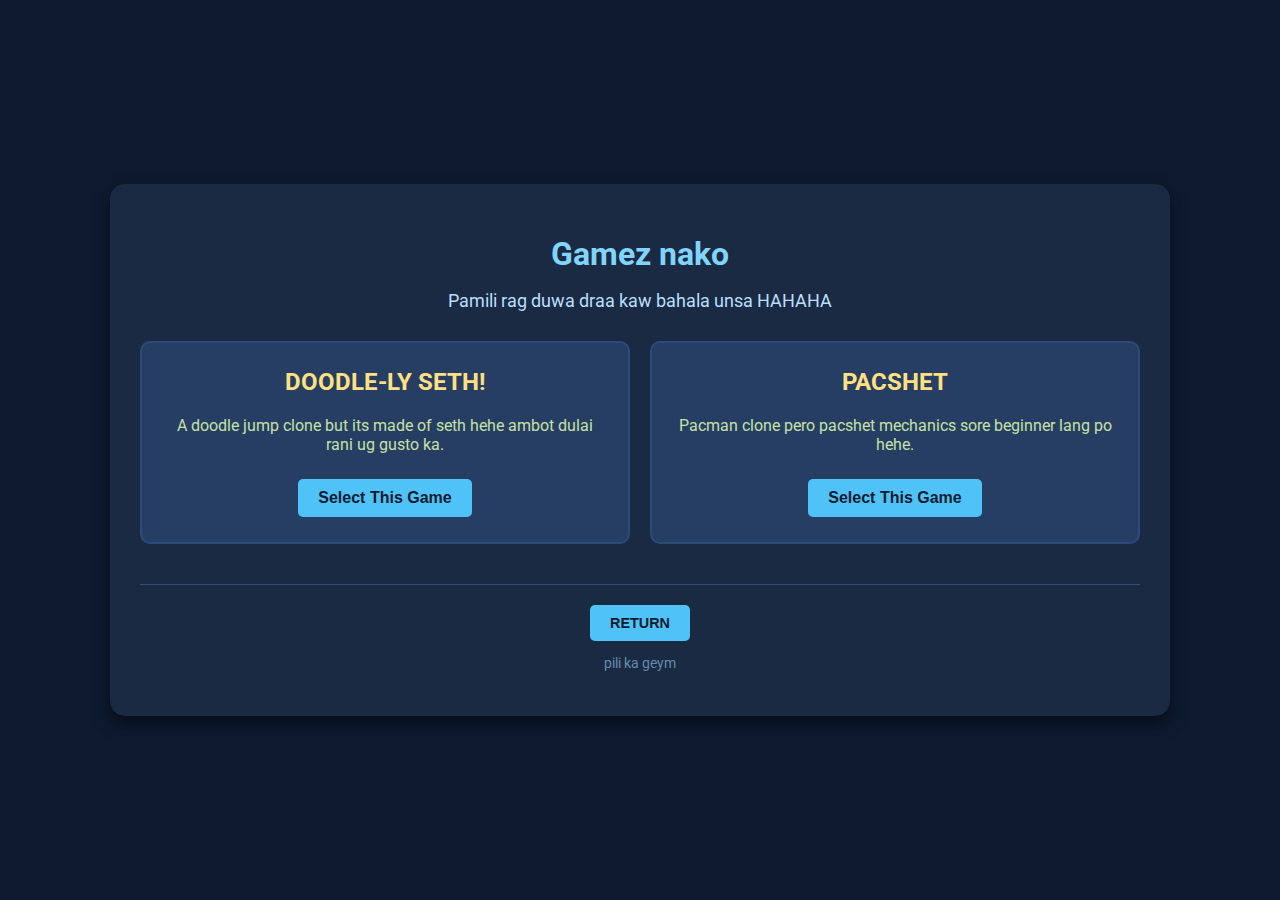
<file: home.html>
<!DOCTYPE html>
<html lang="en">
<head>
    <meta charset="UTF-8">
    <meta name="viewport" content="width=device-width, initial-scale=1.0">
    <title>Game Picker</title>
    <link rel="stylesheet" href="home.css">
    <link href="https://fonts.googleapis.com/css2?family=Roboto:wght@400;700&display=swap" rel="stylesheet">
</head>
<body>
    <div class="container">
        <header>
            <h1>Gamez nako</h1>
            <p>Pamili rag duwa draa kaw bahala unsa HAHAHA</p>
        </header>

        <main class="game-choices">
            <div class="game-card" id="game1">
                <h2>DOODLE-LY SETH!</h2>
                <p class="description">A doodle jump clone but its made of seth hehe ambot dulai rani ug gusto ka.</p>
                <a href="doodle.html"><button class="select-btn">Select This Game</button></a>
            </div>

            <div class="game-card" id="game2">
                <h2>PACSHET</h2>
                <p class="description">Pacman clone pero pacshet mechanics sore beginner lang po hehe.</p>
                <a href="pacman.html"><button class="select-btn">Select This Game</button></a>
            </div>
        </main>

        <footer>
            <div class="Return" id="return">
                <a href="sgallery.html"><button class="select-btn">RETURN</button></a>
            <p>pili ka geym</p>
            </div>
        </footer>
    </div>
    </body>
</html>
</file>
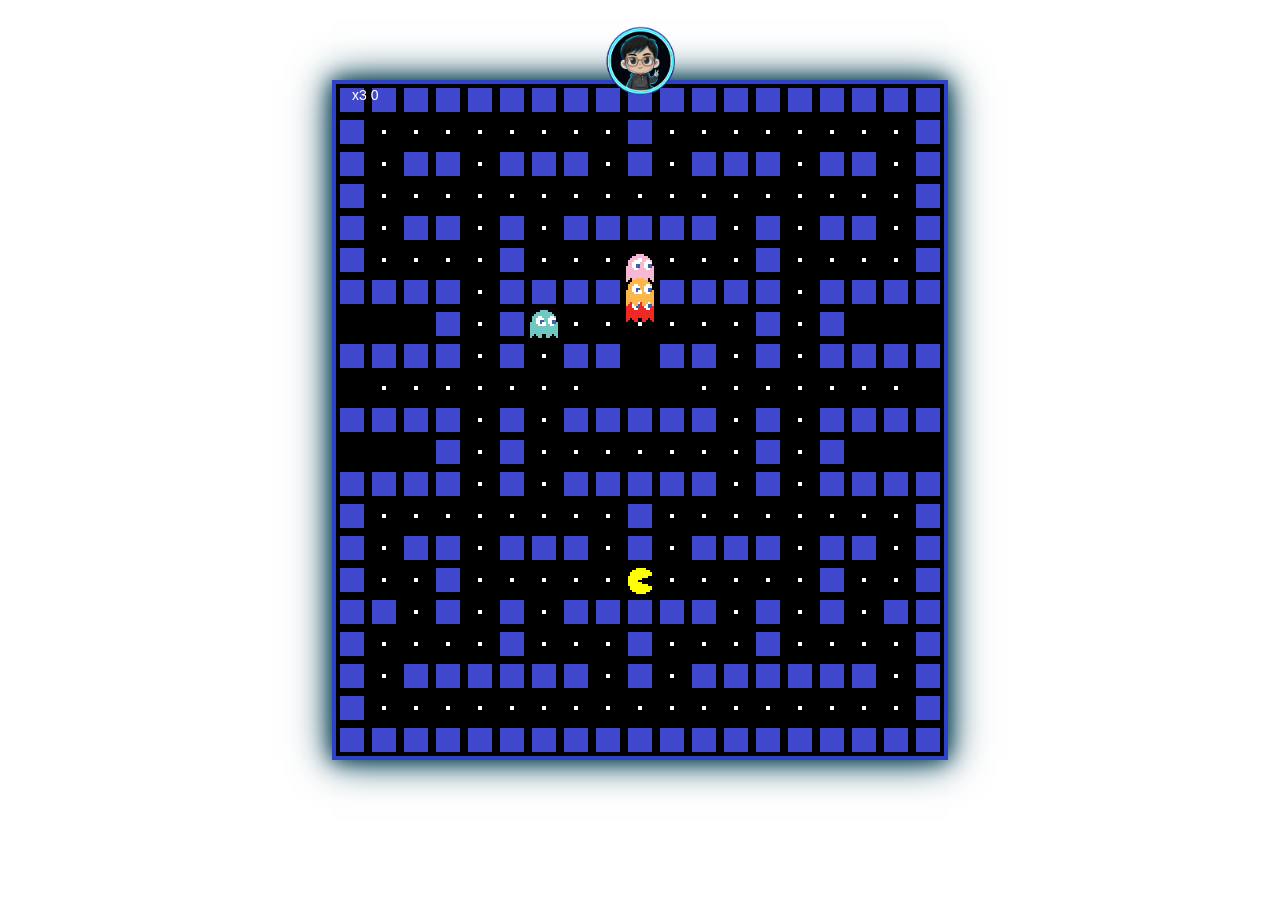
<file: pacman.html>
<!DOCTYPE html>
<html lang="en">
<head>
    <meta charset="UTF-8">
    <meta name="viewport" content="width=device-width, initial-scale=1.0">
    <link rel="stylesheet" href="pacman.css">
    <script src="pacman.js" defer></script>
    <title>PAC-MAN</title>
</head>
<body>
    <div id="header">
        <a href="home.html" id="logo"><img src="static/logo.png"></a>
    </div>
    <canvas id="board"></canvas>
    <audio id="bgm" src="music/pacman.mp3" preload="auto"></audio>
</body>
</html>
</file>
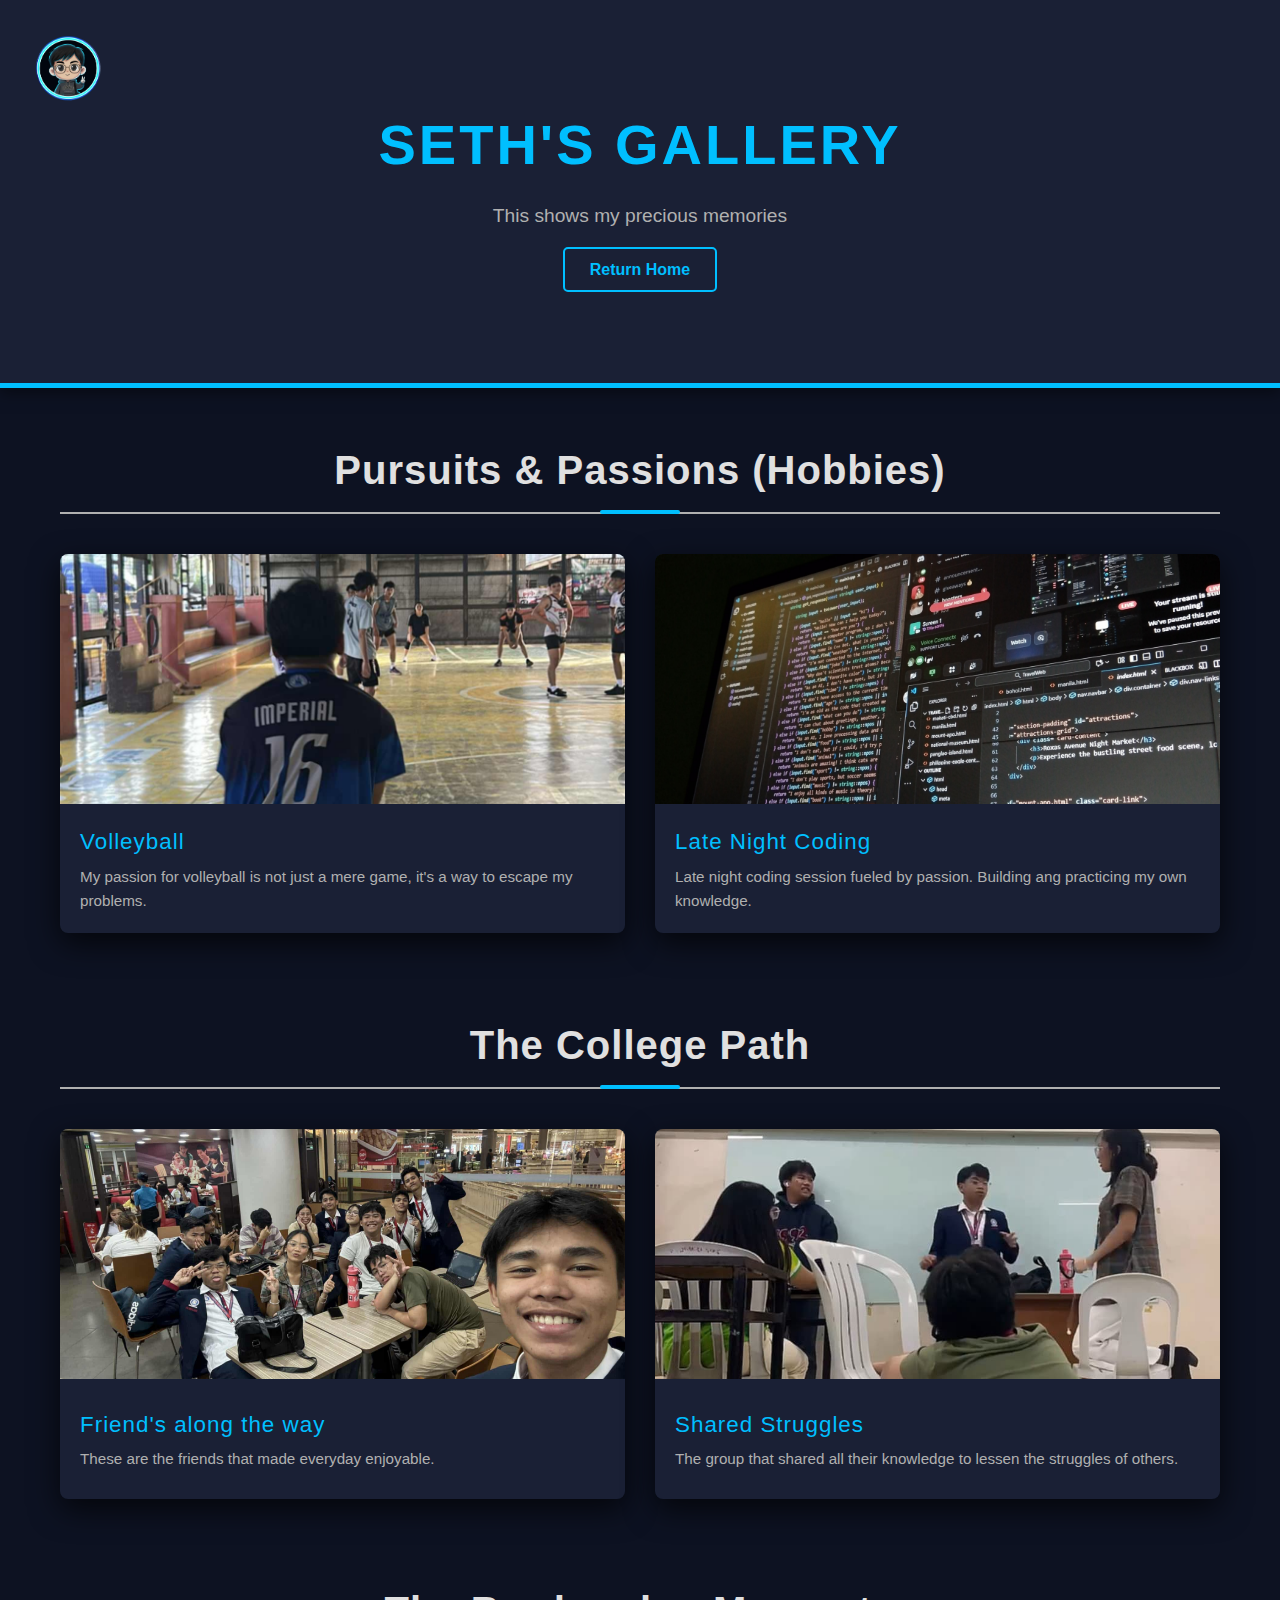
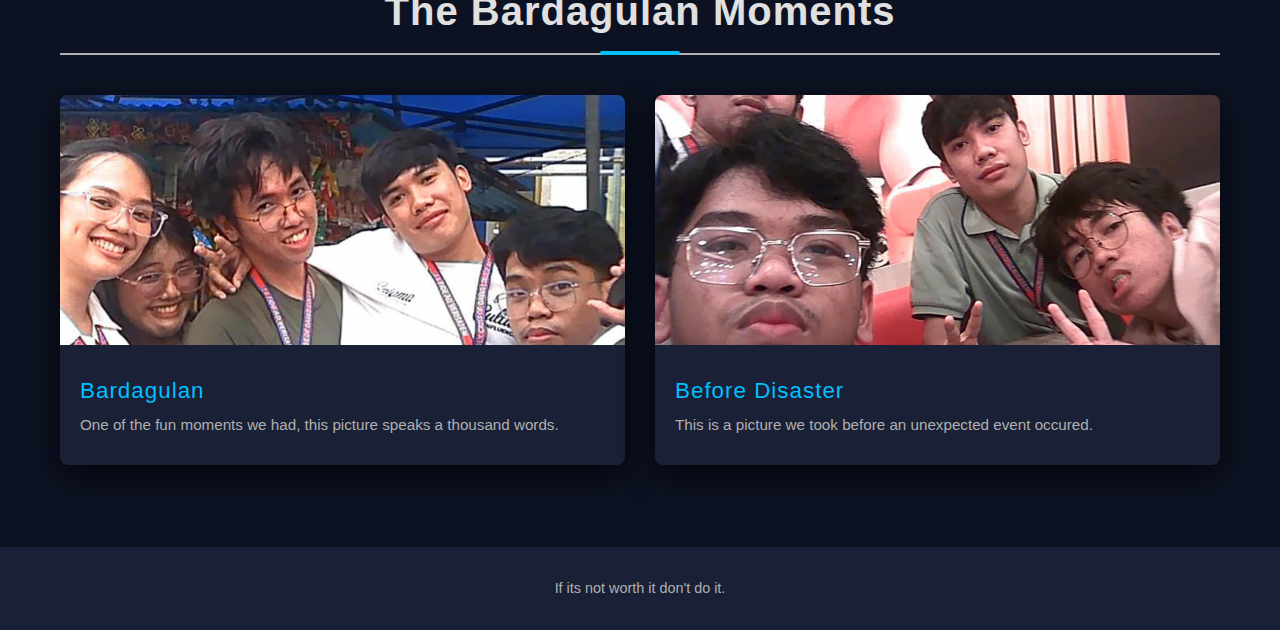
<file: sgallery.html>
<!DOCTYPE html>
<html lang="en">
<head>
    <meta charset="UTF-8">
    <meta name="viewport" content="width=device-width, initial-scale=1.0">
    <title>Seth's Gallery</title>
    <link rel="stylesheet" href="gallery.css">
    <link href="https://fonts.googleapis.com/css2?family=Roboto:wght@300;400;700&family=Oswald:wght=500&display=swap" rel="stylesheet">
    <link rel="stylesheet" href="https://cdnjs.cloudflare.com/ajax/libs/font-awesome/6.0.0-beta3/css/all.min.css">
</head>
<body>
    <header class="hero">
        <a href="home.html"><img src="static/logo.png" alt="Logo" class="logo"></a>
        <div class="hero-content">
            <h1>Seth's Gallery</h1>
            <p>This shows my precious memories</p><br>
        </div>
        <div class="navbar">
            <nav>
                <a href="index.html" class="btn">Return Home</a>
            </nav>
        </div>
    </header>

    <main class="gallery-container">
        
        <section class="gallery-section">
            <h2 class="section-title">Pursuits & Passions (Hobbies)</h2>
            
            <div class="gallery-grid">
                
                <div class="gallery-item" onclick="openModal('static/vb.jpg', 'Volleyball is my go to stress reliever.')">
                    <img src="static/vb.jpg" alt="Volleyball" class="gallery-image">
                    <div class="description-box">
                        <p class="description-title">Volleyball</p>
                        <p class="description-text">My passion for volleyball is not just a mere game, it's a way to escape my problems.</p>
                    </div>
                </div>

                <div class="gallery-item" onclick="openModal('static/nightcode.jpg', 'Late night coding session fueled by coffee. Building my first functional web app.')">
                    <img src="static/nightcode.jpg" alt="Late Night Coding" class="gallery-image">
                    <div class="description-box">
                        <p class="description-title">Late Night Coding</p>
                        <p class="description-text">Late night coding session fueled by passion. Building ang practicing my own knowledge.</p>
                    </div>
                </div>
                
                </div>
        </section>

        <section class="gallery-section">
            <h2 class="section-title">The College Path</h2>
            
            <div class="gallery-grid">
                
                <div class="gallery-item" onclick="openModal('static/groupie.jpg', 'These are the friends that made everyday enjoyable.')">
                    <img src="static/groupie.jpg" alt="Groupie" class="gallery-image">
                    <div class="description-box">
                        <p class="description-title">Friend's along the way</p>
                        <p class="description-text">These are the friends that made everyday enjoyable.</p>
                    </div>
                </div>

                <div class="gallery-item" onclick="openModal('static/study.jpg', 'The group that shared all their knowledge to lessen the struggles of others.')">
                    <img src="static/study.jpg" alt="Study Group" class="gallery-image">
                    <div class="description-box">
                        <p class="description-title">Shared Struggles</p>
                        <p class="description-text">The group that shared all their knowledge to lessen the struggles of others.</p>
                    </div>
                </div>
            </div>
        </section>

        <section class="gallery-section">
            <h2 class="section-title">The Bardagulan Moments</h2>
            
            <div class="gallery-grid">

                <div class="gallery-item" onclick="openModal('static/bardagulan.jpg', 'One of the fun moments we had, this picture speaks a thousand words.')">
                    <img src="static/bardagulan.jpg" alt="Bardagulan" class="gallery-image">
                    <div class="description-box">
                        <p class="description-title">Bardagulan</p>
                        <p class="description-text">One of the fun moments we had, this picture speaks a thousand words.</p>
                    </div>
                </div>

                <div class="gallery-item" onclick="openModal('static/linog.jpg', 'A moment before Disaster.')">
                    <img src="static/linog.jpg" alt="Linog" class="gallery-image">
                    <div class="description-box">
                        <p class="description-title">Before Disaster</p>
                        <p class="description-text">This is a picture we took before an unexpected event occured.</p>
                    </div>
                </div>
                
                </div>
        </section>

    </main>
    
    <div id="myModal" class="modal">
        <span class="close-btn" onclick="closeModal()">&times;</span>
        <img class="modal-content" id="modalImage">
        <div id="caption" class="modal-caption"></div>
    </div>
    
    <footer>
        <p>If its not worth it don't do it.</p>
    </footer>

    <script src="gallery.js"></script>
</body>
</html>
</file>
<file: style.css>
* {
    margin: 0;
    padding: 0;
    box-sizing: border-box;
}

html {
    scroll-behavior: smooth;
}

body {
    font-family: 'Poppins', sans-serif;
    background: linear-gradient(135deg, #0d1222 0%, #1a1a2e 50%, #16213e 100%);
    color: #e0e0e0;
    line-height: 1.6;
    overflow-x: hidden;
    position: relative;
    animation: fadeIn 1s ease-in-out;
    --bg-gif: url('https://i.pinimg.com/originals/40/07/64/40076432aa0d5ceec4ca320b57755592.gif');
}

.light-mode body {
    background: linear-gradient(135deg, #f0f2f5 0%, #e8f4f8 50%, #d1ecf1 100%); 
    color: #000000; 
}

@keyframes fadeIn {
    from { opacity: 0; }
    to { opacity: 1; }
}

body::before {
    content: '';
    position: absolute;
    top: 0;
    left: 0;
    width: 100%;
    height: 100%;
    background: var(--bg-gif) no-repeat center center fixed;
    background-size: cover;
    opacity: 0.2; 
    z-index: -1;
}
.container {
    max-width: 1200px;
    margin: 0 auto;
    padding: 0 20px;
}

/* Navbar */
.navbar {
    background-color: #0d1222;
    padding: 20px 0;
    position: sticky;
    top: 0;
    z-index: 1000;
    box-shadow: 0 2px 10px rgba(0, 0, 0, 0.2);
}

/* Light Mode Navbar */
.light-mode .navbar {
    background-color: #ffffff;
    box-shadow: 0 2px 10px rgba(0, 0, 0, 0.1);
}

.navbar .container {
    display: flex;
    justify-content: space-between;
    align-items: center;
}

.navbar .logo {
    font-size: 28px;
    font-weight: bold;
    color: #00bfff; 
}

.light-mode .navbar .logo {
    color: #0056b3; 
}

.navbar nav ul {
    list-style: none;
    display: flex;
}

.navbar nav ul li {
    margin-left: 30px;
}

.navbar nav ul li a {
    color: #e0e0e0;
    text-decoration: none;
    font-weight: 500;
    font-size: 16px;
    transition: color 0.3s ease;
}

.light-mode .navbar nav ul li a {
    color: #000000; 
}

.navbar nav ul li a:hover,
.navbar nav ul li a.active {
    color: #00bfff;
}

.light-mode .navbar nav ul li a:hover,
.light-mode .navbar nav ul li a.active {
    color: #0056b3; 
}

.nav-buttons {
    display: flex;
    gap: 15px;
}

.theme-toggle {
    background: none;
    border: 1px solid #00bfff;
    color: #00bfff;
    padding: 8px 12px;
    border-radius: 5px;
    cursor: pointer;
    font-size: 18px;
    transition: background-color 0.3s ease, color 0.3s ease;
}

.theme-toggle:hover {
    background-color: #00bfff;
    color: #0d1222;
}

/* Hero Section */
.hero-section {
    padding: 80px 0;
    text-align: center;
    position: relative;
}

.hero-section .container {
    display: flex;
    align-items: center;
    justify-content: center;
    gap: 50px;
    flex-wrap: wrap;
}

.hero-image-wrapper {
    position: relative;
    width: 300px;
    height: 300px; 
    border-radius: 50%;
    background: linear-gradient(45deg, #00bfff, #0056b3); 
    display: flex;
    align-items: center;
    justify-content: center;
    padding: 5px; 
    box-shadow: 0 0 30px rgba(0, 191, 255, 0.4);
}

/* Light mode circle color */
.light-mode .hero-image-wrapper {
    background: linear-gradient(45deg, #8bcbff, #666bff);
    box-shadow: 0 0 30px rgba(35, 11, 141, 0.4);
}

.profile-image {
    width: 100%;
    height: 100%;
    border-radius: 50%;
    object-fit: cover;
    display: block; 
}

.hero-text {
    text-align: left;
    max-width: 500px;
}

.hero-text p:first-of-type {
    font-size: 18px;
    color: #e0e0e0;
    margin-bottom: 10px;
}

.light-mode .hero-text p:first-of-type {
    color: #000000;
}

.hero-text h1 {
    font-size: 48px;
    color: #e0e0e0;
    margin-bottom: 10px;
}

.light-mode .hero-text h1 {
    color: #000000;
}

.hero-text h2 {
    font-size: 32px;
    color: #e0e0e0;
    margin-bottom: 20px;
    display: flex;
    align-items: center;
    gap: 10px;
}

.light-mode .hero-text h2 {
    color: #000000;
}

.typing-animation {
    color: #00bfff;
    position: relative;
}

.light-mode .typing-animation {
    color: #0056b3;
}

/* Underline effect for "typing animation" */
.typing-animation::after {
    content: '';
    position: absolute;
    left: 0;
    bottom: -5px;
    width: 100%;
    height: 2px;
    background-color: #00bfff;
}

.light-mode .typing-animation::after {
    background-color: #0056b3;
}


.hero-text .description {
    font-size: 16px;
    color: #b0b0b0;
    margin-bottom: 30px;
}

.light-mode .hero-text .description {
    color: #000000;
}

.social-links {
    margin-bottom: 30px;
    display: flex;
    gap: 15px;
}

.social-links a {
    color: #00bfff;
    font-size: 24px;
    transition: color 0.3s ease;
}

.social-links a:hover {
    color: #0099cc;
}

.hero-buttons {
    display: flex;
    gap: 20px;
}

.btn {
    padding: 12px 25px;
    border: none;
    border-radius: 5px;
    font-size: 16px;
    font-weight: bold;
    cursor: pointer;
    transition: background-color 0.3s ease, color 0.3s ease;
}

.secondary-btn {
    background-color: transparent;
    border: 1px solid #00bfff;
    color: #00bfff;
    text-decoration: none;
}

.secondary-btn:hover {
    background-color: #00bfff;
    color: #0d1222;
}

/* Stats Section */
.stats-section {
    background-color: #1a2035; 
    padding: 40px 0;
    margin-top: 50px; 
    box-shadow: 0 -2px 10px rgba(0, 0, 0, 0.2);
}

.light-mode .stats-section {
    background-color: #e9ecef; 
    box-shadow: 0 -2px 10px rgba(0, 0, 0, 0.05);
}

.stats-section .container {
    display: flex;
    justify-content: space-around;
    align-items: center;
    flex-wrap: wrap;
    gap: 20px;
}

.stat-item {
    text-align: center;
    flex: 1;
    min-width: 150px;
    padding: 10px;
}

.stat-item h3 {
    font-size: 36px;
    color: #00bfff;
    margin-bottom: 5px;
}

.light-mode .stat-item h3 {
    color: #0056b3; 
}

.stat-item p {
    font-size: 14px;
    color: #b0b0b0;
}

.light-mode .stat-item p {
    color: #666; /
}

/* Responsive adjustments */
@media (max-width: 768px) {
    .navbar .container {
        flex-direction: column;
        gap: 15px;
    }
    .navbar nav ul {
        flex-wrap: wrap;
        justify-content: center;
    }
    .navbar nav ul li {
        margin: 5px 15px;
    }

    .hero-section .container {
        flex-direction: column;
        gap: 30px;
    }

    .hero-text {
        text-align: center;
    }

    .social-links, .hero-buttons {
        justify-content: center;
    }

    .hero-text h1 {
        font-size: 38px;
    }

    .hero-text h2 {
        font-size: 28px;
        justify-content: center;
    }

    .stats-section .container {
        flex-direction: column;
    }
}

@media (max-width: 480px) {
    .navbar nav ul li {
        margin: 5px 10px;
    }
    .hero-text h1 {
        font-size: 32px;
    }
    .hero-text h2 {
        font-size: 24px;
    }
    .hero-buttons {
        flex-direction: column;
        gap: 10px;
    }
}

/* Member Switch Buttons */
.member-switch-buttons {
    display: flex;
    gap: 10px;
    margin-top: 20px;
    justify-content: center;
}

.member-btn {
    background: transparent;
    border: 1px solid #00bfff;
    color: #00bfff;
    padding: 8px 16px;
    border-radius: 20px;
    cursor: pointer;
    font-size: 14px;
    font-weight: 500;
    transition: all 0.3s ease;
    text-decoration: none;
}

.member-btn:hover {
    background-color: #00bfff;
    color: #0d1222;
    transform: translateY(-2px);
}

.member-btn.active {
    background-color: #00bfff;
    color: #0d1222;
}

@keyframes float {
    0%, 100% { transform: translateY(0px); }
    50% { transform: translateY(-10px); }
}

@keyframes slideInLeft {
    from { transform: translateX(-50px); opacity: 0; }
    to { transform: translateX(0); opacity: 1; }
}

.hero-text h2 {
    animation: slideInRight 1s ease-out 0.2s both;
}

@keyframes slideInRight {
    from { transform: translateX(50px); opacity: 0; }
    to { transform: translateX(0); opacity: 1; }
}

.description {
    animation: fadeInUp 1s ease-out 0.4s both;
}

@keyframes fadeInUp {
    from { transform: translateY(20px); opacity: 0; }
    to { transform: translateY(0); opacity: 1; }
}

/* Stats Animation */
.stat-item {
    transition: transform 0.3s ease;
}

.stat-item:hover {
    transform: scale(1.05);
}

/* Improved Navbar */
.navbar {
    backdrop-filter: blur(10px);
    background-color: rgba(13, 18, 34, 0.9);
    transition: all 0.3s ease;
}

/* Navbar scrolled state */
.navbar.scrolled {
    padding: 10px 0;
    background-color: rgba(13, 18, 34, 1);
    box-shadow: 0 4px 20px rgba(0, 0, 0, 0.4);
}

.light-mode .navbar.scrolled {
    background-color: rgba(255, 255, 255, 1);
    box-shadow: 0 4px 20px rgba(0, 0, 0, 0.1);
}

/* Section Styles */
.about-section, .skills-section, .services-section, .portfolio-section, .contact-section {
    padding: 60px 0;
    background-color: #1a2035;
    color: #e0e0e0;
}

.light-mode .about-section, .light-mode .skills-section, .light-mode .services-section, .light-mode .portfolio-section, .light-mode .contact-section {
    background-color: #f8f9fa;
    color: #333;
}

.about-section h2, .skills-section h2, .services-section h2, .portfolio-section h2, .contact-section h2 {
    text-align: center;
    font-size: 32px;
    margin-bottom: 20px;
    color: #00bfff;
}

.light-mode .about-section h2, .light-mode .skills-section h2, .light-mode .services-section h2, .light-mode .portfolio-section h2, .light-mode .contact-section h2 {
    color: #0056b3;
}

.about-section p {
    text-align: center;
    max-width: 800px;
    margin: 0 auto;
    line-height: 1.6;   
}

.light-mode .about-section p {
    color: #666;
}

.skills-section ul {
    list-style: none;
    display: flex;
    justify-content: center;
    flex-wrap: wrap;
    gap: 20px;
    padding: 0;
}

.skills-section li {
    background-color: #00bfff;
    color: #0d1222;
    padding: 10px 20px;
    border-radius: 20px;
    font-weight: bold;
}

.light-mode .skills-section li {
    background-color: #0056b3;
    color: #ffffff;
}

.services-container {
    display: flex;
    justify-content: center;
    gap: 40px;
    flex-wrap: wrap;
}

.service-item {
    background-color: #0d1222;
    padding: 20px;
    border-radius: 10px;
    text-align: center;
    max-width: 300px;
    box-shadow: 0 4px 10px rgba(0, 0, 0, 0.3);
}

.light-mode .service-item {
    background-color: #ffffff;
    box-shadow: 0 4px 10px rgba(0, 0, 0, 0.1);
}

.service-item h3 {
    color: #00bfff;
    margin-bottom: 10px;
}

.light-mode .service-item h3 {
    color: #0056b3;
}

.portfolio-container {
    display: flex;
    justify-content: center;
    gap: 40px;
    flex-wrap: wrap;
}

.portfolio-item {
    background-color: #0d1222;
    padding: 20px;
    border-radius: 10px;
    text-align: center;
    max-width: 300px;
    box-shadow: 0 4px 10px rgba(0, 0, 0, 0.3);
}

.light-mode .portfolio-item {
    background-color: #ffffff;
    box-shadow: 0 4px 10px rgba(0, 0, 0, 0.1);
}

.portfolio-item img {
    width: 100%;
    height: 200px;
    object-fit: cover;
    border-radius: 5px;
    margin-bottom: 15px;
}

.portfolio-item h3 {
    color: #00bfff;
    margin-bottom: 10px;
}

.light-mode .portfolio-item h3 {
    color: #0056b3;
}

.portfolio-item a {
    color: #00bfff;
    text-decoration: none;
    font-weight: bold;
}

.light-mode .portfolio-item a {
    color: #0056b3;
}

.portfolio-item a:hover {
    text-decoration: underline;
}

.contact-info {
    text-align: center;
}

.contact-info p {
    margin: 10px 0;
}

.light-mode .contact-info p {
    color: #666;
}

.documentation-section {
    padding: 60px 0;
    background-color: #1a2035;
    color: #e0e0e0;
}

.light-mode .documentation-section {
    background-color: #f8f9fa;
    color: #333;
}

.documentation-section h2 {
    text-align: center;
    font-size: 32px;
    margin-bottom: 20px;
    color: #00bfff;
}

.light-mode .documentation-section h2 {
    color: #0056b3;
}

.documentation-container {
    display: flex;
    justify-content: center;
    gap: 40px;
    flex-wrap: wrap;
}

.light-mode .documentation-item {
    background-color: #ffffff;
    box-shadow: 0 4px 10px rgba(0, 0, 0, 0.1);
}

.documentation-item h3 {
    color: #00bfff;
    margin-bottom: 10px;
}

.light-mode .documentation-item h3 {
    color: #0056b3;
}

.documentation-item a {
    color: #00bfff;
    text-decoration: none;
    font-weight: bold;
    background-color: #00bfff;
    color: #0d1222;
    padding: 12px 25px;
    border: none;
    border-radius: 5px;
    font-size: 16px;
    font-weight: bold;
    cursor: pointer;
    transition: all 0.3s ease;
    display: inline-flex;
    align-items: center;
    gap: 8px;
    box-shadow: 0 4px 8px rgba(0, 191, 255, 0.3);
}

.light-mode .documentation-item a {
    background-color: #0056b3;
    color: #ffffff;
    box-shadow: 0 4px 8px rgba(0, 86, 179, 0.3);
}

.documentation-item a:hover {
    text-decoration: none;
    background-color: #0099cc;
    color: #0d1222;
    transform: scale(1.05);
    box-shadow: 0 6px 12px rgba(0, 153, 204, 0.4);
}

.light-mode .documentation-item a:hover {
    background-color: #003d7a;
    color: #ffffff;
    box-shadow: 0 6px 12px rgba(0, 61, 122, 0.4);
}

.documentation-item a:active {
    transform: scale(0.98);
}
.light-mode .documentation-item a:active {
    transform: scale(0.98);
}
</file>
<file: gallery.css>
:root {
    --color-dark-primary: #0d1222;    
    --color-dark-secondary: #1a2035;  
    --color-accent-blue: #00bfff;    
    --color-light-text: #e0e0e0;      
    --color-muted-text: #b0b0b0;     
    --font-primary: 'Poppins', sans-serif;
    --font-secondary: 'Poppins', sans-serif;
    --transition-speed: 0.3s;
}

* {
    margin: 0;
    padding: 0;
    box-sizing: border-box;
}

body {
    font-family: var(--font-primary);
    background-color: var(--color-dark-primary);
    color: var(--color-light-text);
    line-height: 1.6;
}
a {
    color: var(--color-accent-blue);
    text-decoration: none;
}

/* 1. Navigation Bar */

.navbar .btn {
    padding: 12px 25px;
    border: 2px solid var(--color-accent-blue);
    border-radius: 5px;
    font-size: 16px;
    font-weight: bold;
    cursor: pointer;
    transition: background-color 0.3s ease, color 0.3s ease;
}
.navbar .btn:hover {
    background-color: var(--color-accent-blue);
    color: var(--color-dark-primary);
}

/*Header & Hero Section */
.hero {
    background-color: var(--color-dark-secondary);
    padding: 100px 20px;
    text-align: center;
    border-bottom: 5px solid var(--color-accent-blue);
    box-shadow: 0 4px 15px rgba(0, 0, 0, 0.5);
    position: relative;
}

.logo {
    position: absolute;
    top: 20px;
    left: 20px;
    width: 95px;
    height: auto;
}
.logo:hover {
    transform: scale(1.05);
    transition: transform var(--transition-speed) ease;
    color: var(--color-accent-blue);
    cursor: pointer;
    opacity: var(--color-accent-blue);
}

.hero-content h1 {
    font-family: var(--font-secondary);
    font-size: 3.5em;
    color: var(--color-accent-blue);
    letter-spacing: 3px;
    margin-bottom: 0.2em;
    text-transform: uppercase;
}

.hero-content p {
    font-size: 1.2em;
    color: var(--color-muted-text);
    font-weight: 300;
}

/*Gallery Structure & Titles */
.gallery-container {
    max-width: 1200px;
    margin: 50px auto;
    padding: 0 20px;
}

.gallery-section {
    margin-bottom: 80px;
}

.section-title {
    font-family: var(--font-secondary);
    font-size: 2.5em;
    color: var(--color-light-text);
    margin-bottom: 40px;
    padding-bottom: 10px;
    border-bottom: 2px solid var(--color-muted-text);
    text-align: center;
    position: relative;
    letter-spacing: 1px;
}

/* Accent line under title */
.section-title::after {
    content: '';
    position: absolute;
    bottom: -2px;
    left: 50%;
    transform: translateX(-50%);
    width: 80px;
    height: 4px;
    background-color: var(--color-accent-blue);
    border-radius: 2px;
}

/*  Gallery Grid & Items */
.gallery-grid {
    display: grid;
    grid-template-columns: repeat(auto-fit, minmax(300px, 1fr));
    gap: 30px;
}

.gallery-item {
    background-color: var(--color-dark-secondary);
    border-radius: 8px;
    overflow: hidden;
    box-shadow: 0 10px 30px rgba(0, 0, 0, 0.7);
    cursor: pointer;
    transition: transform var(--transition-speed) ease, box-shadow var(--transition-speed) ease;
}

.gallery-item:hover {
    transform: translateY(-8px);
    box-shadow: 0 20px 40px rgba(0, 191, 255, 0.1); 
}

.gallery-image {
    width: 100%;
    height: 250px; 
    object-fit: cover;
    display: block;
    transition: opacity var(--transition-speed) ease, transform 5s ease;
}

.gallery-item:hover .gallery-image {
    opacity: 0.9;
}

/* Description Box */
.description-box {
    padding: 20px;
    min-height: 120px;
    display: flex;
    flex-direction: column;
    justify-content: center;
}

.description-title {
    font-family: var(--font-secondary);
    font-size: 1.4em;
    color: var(--color-accent-blue);
    margin-bottom: 5px;
    letter-spacing: 1px;
}

.description-text {
    font-size: 0.95em;
    color: var(--color-muted-text);
}

/* Lightbox/Modal (The Upclose View) */
.modal {
    display: none; 
    position: fixed;
    z-index: 1000; 
    padding-top: 50px; 
    left: 0;
    top: 0;
    width: 100%;
    height: 100%;
    overflow: auto;
    background-color: rgba(0, 0, 0, 0.95); 
    backdrop-filter: blur(5px); 
    animation: fadeIn 0.3s;
}

@keyframes fadeIn {
    from {opacity: 0;}
    to {opacity: 1;}
}

.modal-content {
    margin: auto;
    display: block;
    width: 80%;
    max-width: 900px;
    max-height: 80vh; 
    object-fit: contain;
    border-radius: 5px;
    box-shadow: 0 0 20px rgba(0, 191, 255, 0.5); 
    animation: zoomIn 0.5s;
}

@keyframes zoomIn {
    from {transform: scale(0.8); opacity: 0;}
    to {transform: scale(1); opacity: 1;}
}

.modal-caption {
    margin: 15px auto 0;
    display: block;
    width: 80%;
    max-width: 900px;
    text-align: center;
    color: var(--color-accent-blue);
    padding: 10px 0;
    font-size: 1.2em;
    font-style: italic;
}

/* The Close Button */
.close-btn {
    position: absolute;
    top: 15px;
    right: 35px;
    color: var(--color-accent-blue);
    font-size: 40px;
    font-weight: bold;
    transition: var(--transition-speed);
    cursor: pointer;
}

.close-btn:hover,
.close-btn:focus {
    color: #fff;
    text-decoration: none;
    cursor: pointer;
}

/* Footer */
footer {
    text-align: center;
    padding: 30px;
    background-color: var(--color-dark-secondary);
    color: var(--color-muted-text);
    font-size: 0.9em;
    margin-top: 50px;
    border-top: 2px solid var(--color-dark-primary);
}

@media (max-width: 768px) {
    .hero {
        padding: 60px 10px;
    }
    
    .hero-content h1 {
        font-size: 2.5em;
    }

    .section-title {
        font-size: 2em;
    }

    .gallery-grid {
        gap: 20px;
        grid-template-columns: repeat(auto-fit, minmax(250px, 1fr));
    }
    
    .modal-content, .modal-caption {
        width: 95%;
    }
    
    .close-btn {
        right: 20px;
        font-size: 30px;
    }
}

@media (max-width: 480px) {
    .gallery-grid {
        grid-template-columns: 1fr; 
    }
}
</file>
<file: home.css>
body {
    font-family: 'Roboto', sans-serif;
    background-color: #0d1a2f;
    color: #e3f2fd; 
    margin: 0;
    padding: 0;
    display: flex;
    justify-content: center;
    align-items: center;
    min-height: 100vh;
    box-sizing: border-box;
}

.container {
    max-width: 1000px;
    width: 90%;
    padding: 30px;
    background-color: #1a2a43; 
    border-radius: 15px;
    box-shadow: 0 8px 16px rgba(0, 0, 0, 0.5);
    text-align: center;
}

header h1 {
    color: #81d4fa; 
    margin-bottom: 5px;
}

header p {
    font-size: 1.1em;
    margin-bottom: 30px;
    color: #bbdefb; 
}

.game-choices {
    display: flex;
    flex-wrap: wrap; 
    justify-content: space-around;
    align-items: center;
    gap: 20px;
}

.game-card {
    flex: 1;
    min-width: 300px;
    padding: 25px;
    border: 2px solid #2e4a7a; 
    border-radius: 10px;
    background-color: #263e63; 
    transition: transform 0.3s, box-shadow 0.3s, border-color 0.3s;
}

.game-card:hover {
    transform: translateY(-5px);
    box-shadow: 0 10px 20px rgba(129, 212, 250, 0.3); 
    border-color: #81d4fa; 
}

.game-card h2 {
    color: #ffe082;
    margin-top: 0;
}

.description {
    font-size: 1em;
    margin: 15px 0 25px 0;
    color: #c5e1a5; 
}

.select-btn {
    padding: 10px 20px;
    background-color: #4fc3f7; 
    color: #0d1a2f; 
    border: none;
    border-radius: 5px;
    font-size: 1em;
    cursor: pointer;
    transition: background-color 0.2s;
    font-weight: bold;
}

.select-btn:hover {
    background-color: #29b6f6;
    transform: translateY(-5px);
    box-shadow: 0 10px 20px rgba(129, 212, 250, 0.3);
     transition: transform 0.3s, box-shadow 0.3s, border-color 0.3s;
}

footer {
    margin-top: 40px;
    padding-top: 20px;
    border-top: 1px solid #2e4a7a; 
    color: #648cae; 
    font-size: 0.9em;
}

@media (max-width: 768px) {
    .game-choices {
        flex-direction: column;
    }

    .game-card {
        min-width: 80%;
    }

    .separator {
        width: 100%;
        margin: 20px 0;
    }
}
</file>
<file: pacman.css>
body {
    margin: 0;
    padding: 0;
    background-image: url('https://i.pinimg.com/736x/ba/d2/9f/bad29fdbb3a899a5b82288d7a5a45ecc.jpg');
    background-size: cover;
    background-position: center;
    background-repeat: no-repeat;
    height: 100vh;
    display: flex;
    flex-direction: column;
    align-items: center;
    justify-content: flex-start;
    font-family: Arial, sans-serif;
}

#header {
    position: fixed;
    top: 10px;
    left: 50%;
    transform: translateX(-50%);
    z-index: 10;
}

#logo img {
    width: 100px;
    height: auto;
    transition: transform 0.3s ease;
}

#logo img:hover {
    transform: scale(1.1);
}

#board {
    margin-top: 80px;
    background-color: black;
    border: 4px solid #2d42c6;
    box-shadow: 0 0 20px #023a4d, 0 0 40px #074559;
    display: block;
}
</file>
